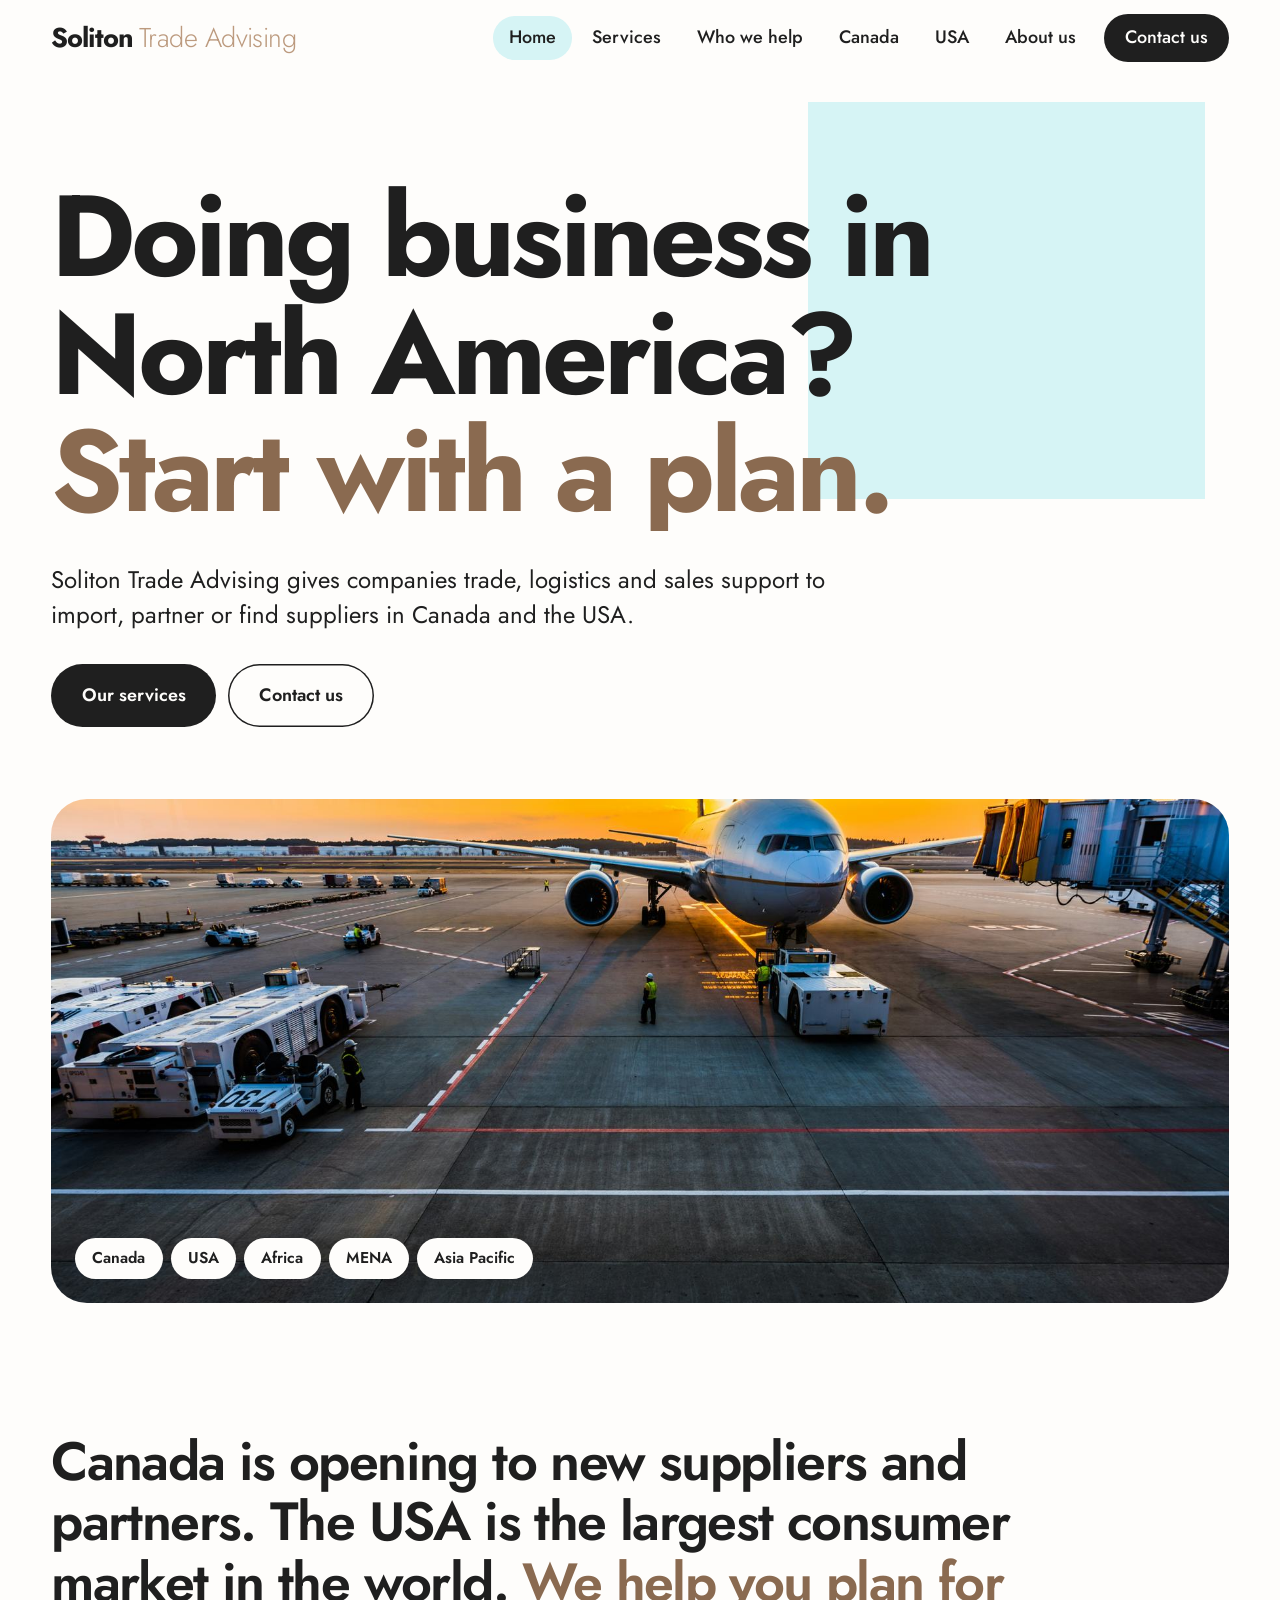
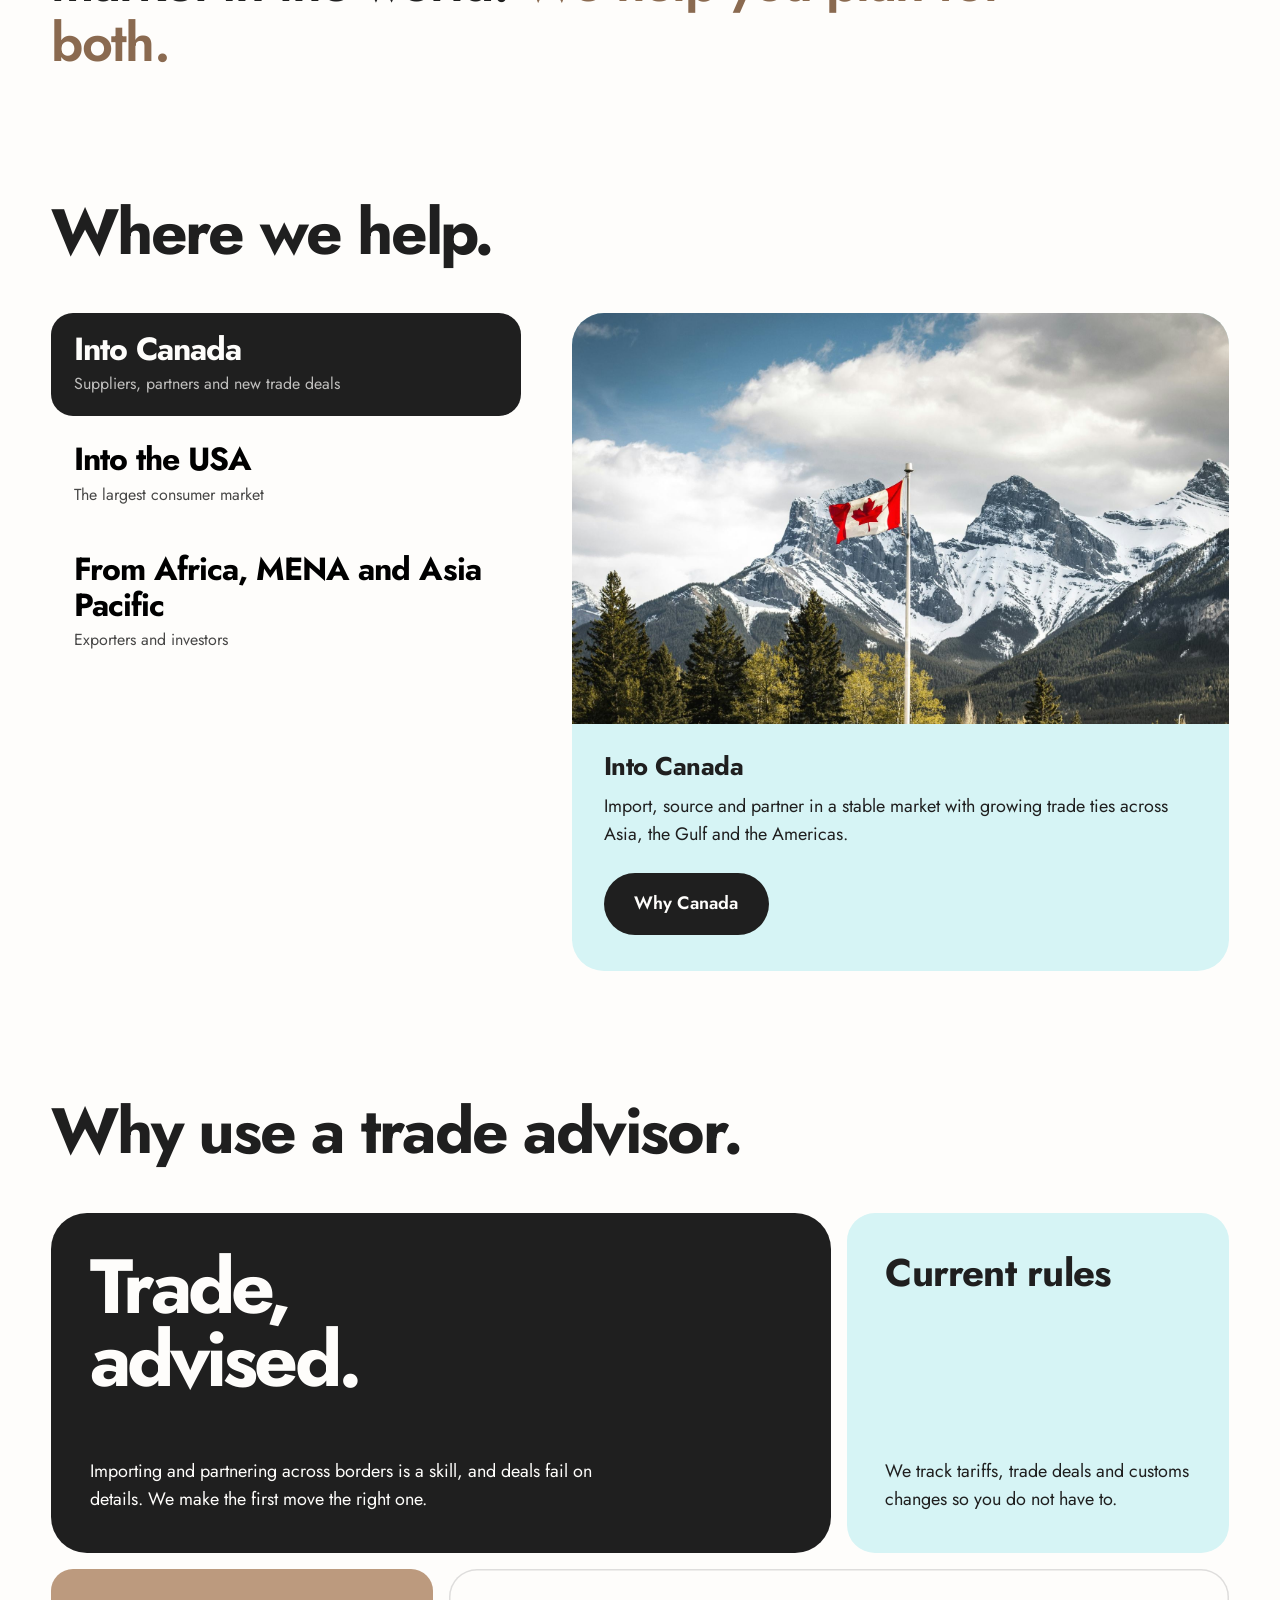
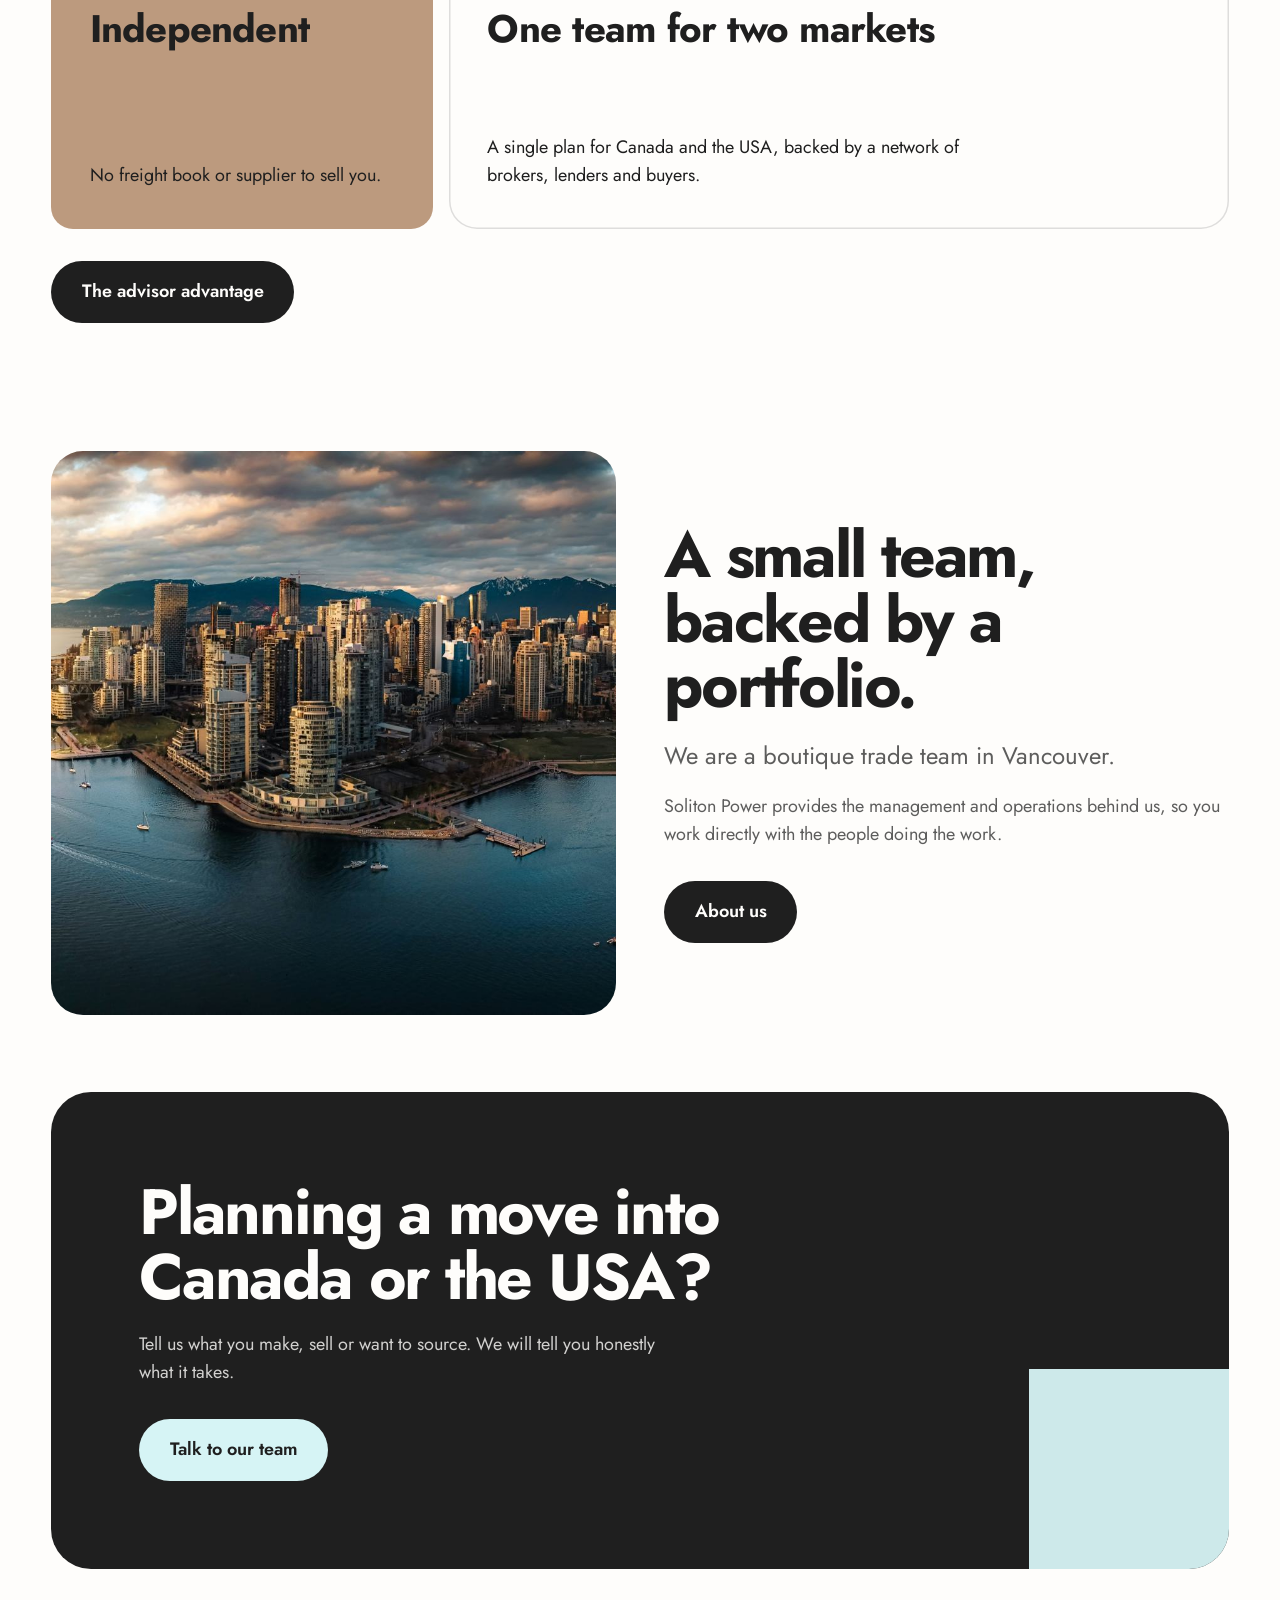
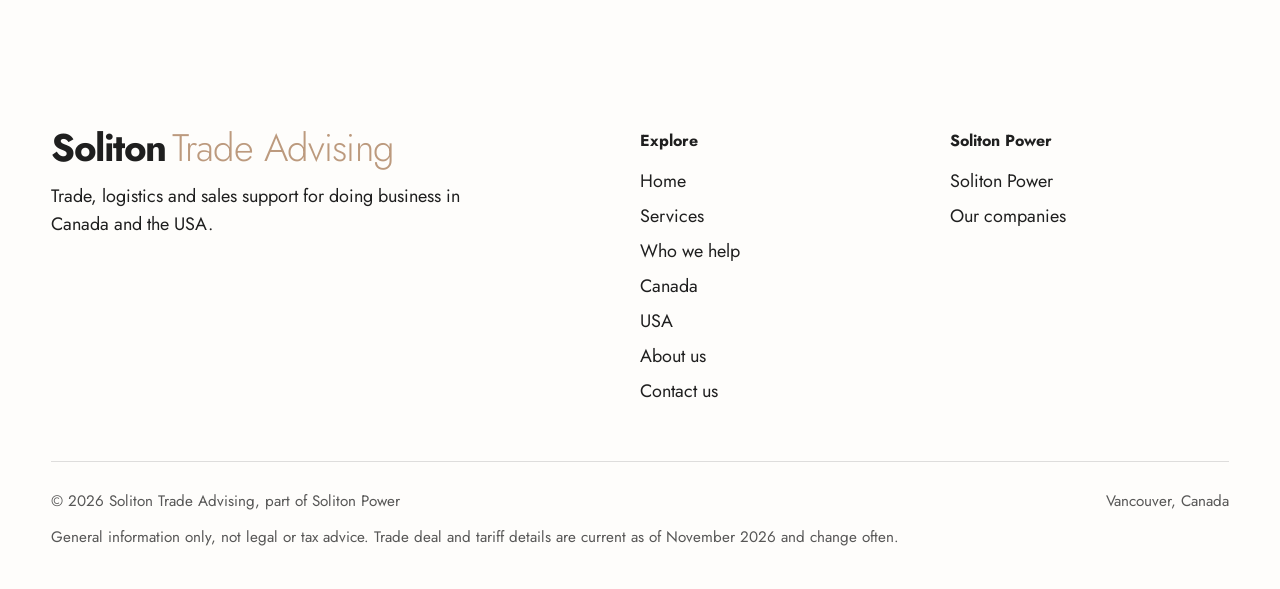
<file: index.html>
<!DOCTYPE html>
<html lang="en">
<head>
<meta charset="utf-8">
<meta name="viewport" content="width=device-width, initial-scale=1">
<title>Trade advising for Canada and the USA | Soliton Trade Advising</title>
<meta name="description" content="Soliton Trade Advising helps companies import, partner and find suppliers in Canada and the USA.">
<link rel="preconnect" href="https://fonts.googleapis.com">
<link rel="preconnect" href="https://fonts.gstatic.com" crossorigin>
<link href="https://fonts.googleapis.com/css2?family=Jost:wght@300;400;500;600;700&display=swap" rel="stylesheet">
<link rel="stylesheet" href="styles.css">
</head>
<body>
<header class="site-header">
  <div class="wrap nav">
    <a class="brand" href="index.html" aria-label="Soliton Trade Advising home"><b>Soliton</b><span>Trade Advising</span></a>
    <button class="menu-btn" aria-expanded="false" aria-label="Menu"><span></span></button>
    <nav class="nav-links" aria-label="Main"><a href="index.html" aria-current="page">Home</a><a href="services.html">Services</a><a href="who-we-help.html">Who we help</a><a href="canada.html">Canada</a><a href="usa.html">USA</a><a href="about.html">About us</a><a class="btn btn-dark" href="contact.html">Contact us</a></nav>
  </div>
</header>
<main>

  <section class="hero wrap">
    <div class="hero-text">
      <span class="hero-square" aria-hidden="true"></span>
      <h1><span><i>Doing business in North America?</i></span><span><i>Start with a plan.</i></span></h1>
      <p class="lede">Soliton Trade Advising gives companies trade, logistics and sales support to import, partner or find suppliers in Canada and the USA.</p>
      <div class="actions"><a class="btn btn-dark" href="services.html">Our services</a><a class="btn btn-line" href="contact.html">Contact us</a></div>
    </div>
    <div class="banner"><img src="assets/hero-sunset-plane.jpg" alt="Cargo aircraft at a gate at sunset" loading="lazy" onerror="this.remove()"><div class="chips"><a href="canada.html">Canada</a><a href="usa.html">USA</a><a href="who-we-help.html">Africa</a><a href="who-we-help.html">MENA</a><a href="who-we-help.html">Asia Pacific</a></div></div>
  </section>
  <section class="section wrap"><p class="statement">Canada is opening to new suppliers and partners. The USA is the largest consumer market in the world. <em>We help you plan for both.</em></p></section>
  <section class="wrap" style="padding-bottom:clamp(4rem,10vw,8rem)">
    <h2>Where we help.</h2>
    <div class="switch"><div class="tabs" role="tablist"><button class="tab" role="tab" aria-selected="false"><strong>Into Canada</strong><small>Suppliers, partners and new trade deals</small></button><button class="tab" role="tab" aria-selected="false"><strong>Into the USA</strong><small>The largest consumer market</small></button><button class="tab" role="tab" aria-selected="false"><strong>From Africa, MENA and Asia Pacific</strong><small>Exporters and investors</small></button></div><div><article class="panel" role="tabpanel" hidden><div class="media"><img src="assets/canada-flag.jpg" alt="Canadian flag in front of snow-capped mountains" loading="lazy" onerror="this.remove()"></div><div class="panel-body"><h3>Into Canada</h3><p>Import, source and partner in a stable market with growing trade ties across Asia, the Gulf and the Americas.</p><a class="btn btn-dark" href="canada.html">Why Canada</a></div></article><article class="panel" role="tabpanel" hidden><div class="media"><img src="assets/us-flag.jpg" alt="Large American flag hanging in a hall" loading="lazy" onerror="this.remove()"></div><div class="panel-body"><h3>Into the USA</h3><p>Reach a market of about 340 million people with the right duty plan, channels and partners.</p><a class="btn btn-dark" href="usa.html">Why the USA</a></div></article><article class="panel" role="tabpanel" hidden><div class="media"><img src="assets/plane-window.jpg" alt="Aircraft wing seen through a cabin window" loading="lazy" onerror="this.remove()"></div><div class="panel-body"><h3>From Africa, MENA and Asia Pacific</h3><p>Exporters and investors in emerging markets get a clear route into North America.</p><a class="btn btn-dark" href="who-we-help.html">Who we help</a></div></article></div></div>
  </section>
  <section class="wrap" style="padding-bottom:clamp(4rem,10vw,8rem)">
    <h2>Why use a trade advisor.</h2>
    <div class="bento">
      <div class="tile t-wide"><h3 class="big">Trade,<br>advised.</h3><p>Importing and partnering across borders is a skill, and deals fail on details. We make the first move the right one.</p></div>
      <div class="tile t-side"><h3>Current rules</h3><p>We track tariffs, trade deals and customs changes so you do not have to.</p></div>
      <div class="tile t-half-a"><h3>Independent</h3><p>No freight book or supplier to sell you.</p></div>
      <div class="tile t-half-b"><h3>One team for two markets</h3><p>A single plan for Canada and the USA, backed by a network of brokers, lenders and buyers.</p></div>
    </div>
    <div class="actions" style="margin-top:2rem"><a class="btn btn-dark" href="who-we-help.html">The advisor advantage</a></div>
  </section>
  <section class="wrap"><div class="split"><div class="media"><img src="assets/vancouver-harbour.jpg" alt="Aerial view of Vancouver’s harbour and skyline at sunset" loading="lazy" onerror="this.remove()"></div><div class="copy"><h2>A small team, backed by a portfolio.</h2><p class="lede muted">We are a boutique trade team in Vancouver.</p><p class="muted">Soliton Power provides the management and operations behind us, so you work directly with the people doing the work.</p><div class="actions" style="margin-top:2rem"><a class="btn btn-dark" href="about.html">About us</a></div></div></div></section>
  <section class="wrap" style="margin-top:clamp(2rem,6vw,5rem)"><div class="cta"><h2>Planning a move into Canada or the USA?</h2><p>Tell us what you make, sell or want to source. We will tell you honestly what it takes.</p><div class="actions"><a class="btn btn-mist" href="contact.html">Talk to our team</a></div></div></section>
</main>
<footer class="site-footer">
  <div class="wrap">
    <div class="foot">
      <div><a class="brand" href="index.html"><b>Soliton</b><span>Trade Advising</span></a><p>Trade, logistics and sales support for doing business in Canada and the USA.</p></div>
      <div><h4>Explore</h4><ul><li><a href="index.html">Home</a></li><li><a href="services.html">Services</a></li><li><a href="who-we-help.html">Who we help</a></li><li><a href="canada.html">Canada</a></li><li><a href="usa.html">USA</a></li><li><a href="about.html">About us</a></li><li><a href="contact.html">Contact us</a></li></ul></div>
      <div><h4>Soliton Power</h4><ul><li><a href="https://solitonpower.vercel.app">Soliton Power</a></li><li><a href="https://solitonpower.vercel.app/companies.html">Our companies</a></li></ul></div>
    </div>
    <div class="legal"><span>© 2026 Soliton Trade Advising, part of Soliton Power</span><span>Vancouver, Canada</span></div>
    <p class="legal" style="padding-top:.75rem">General information only, not legal or tax advice. Trade deal and tariff details are current as of November 2026 and change often.</p>
  </div>
</footer>
<script src="script.js"></script>
</body>
</html>
</file>
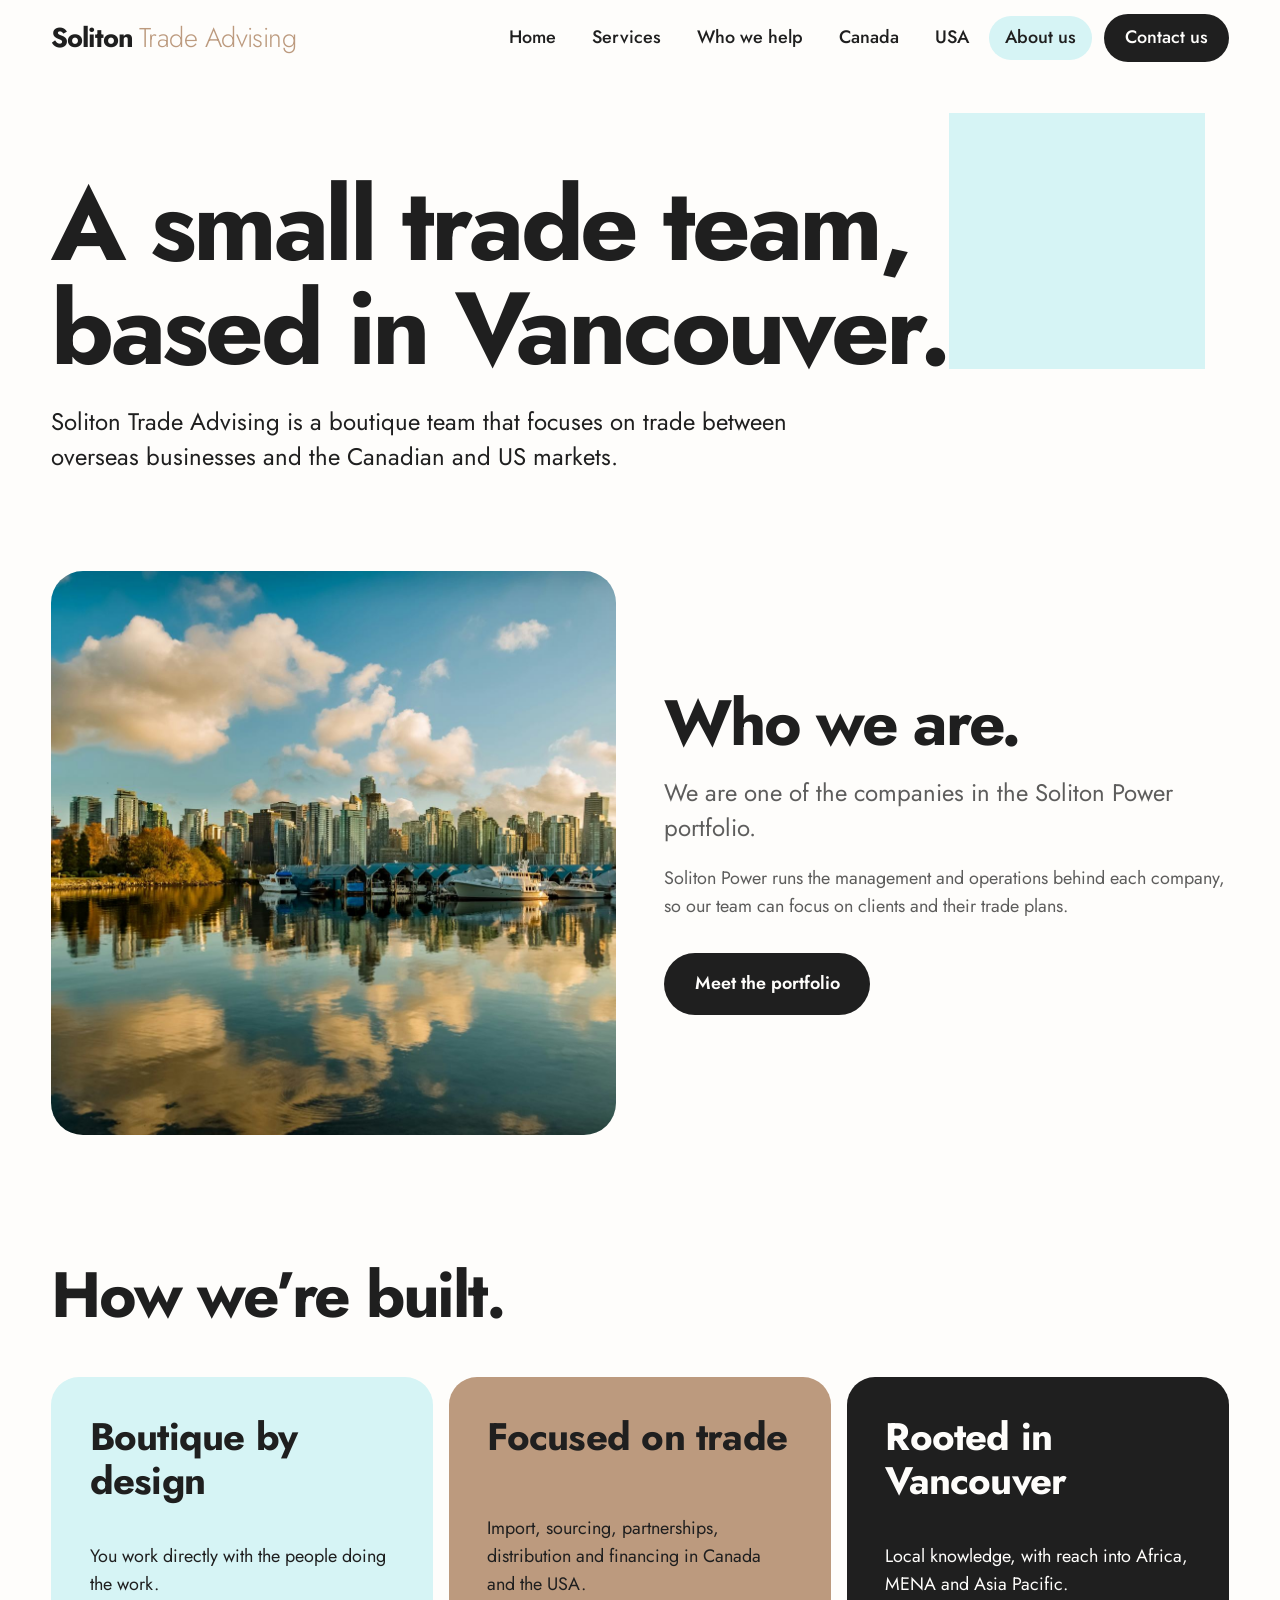
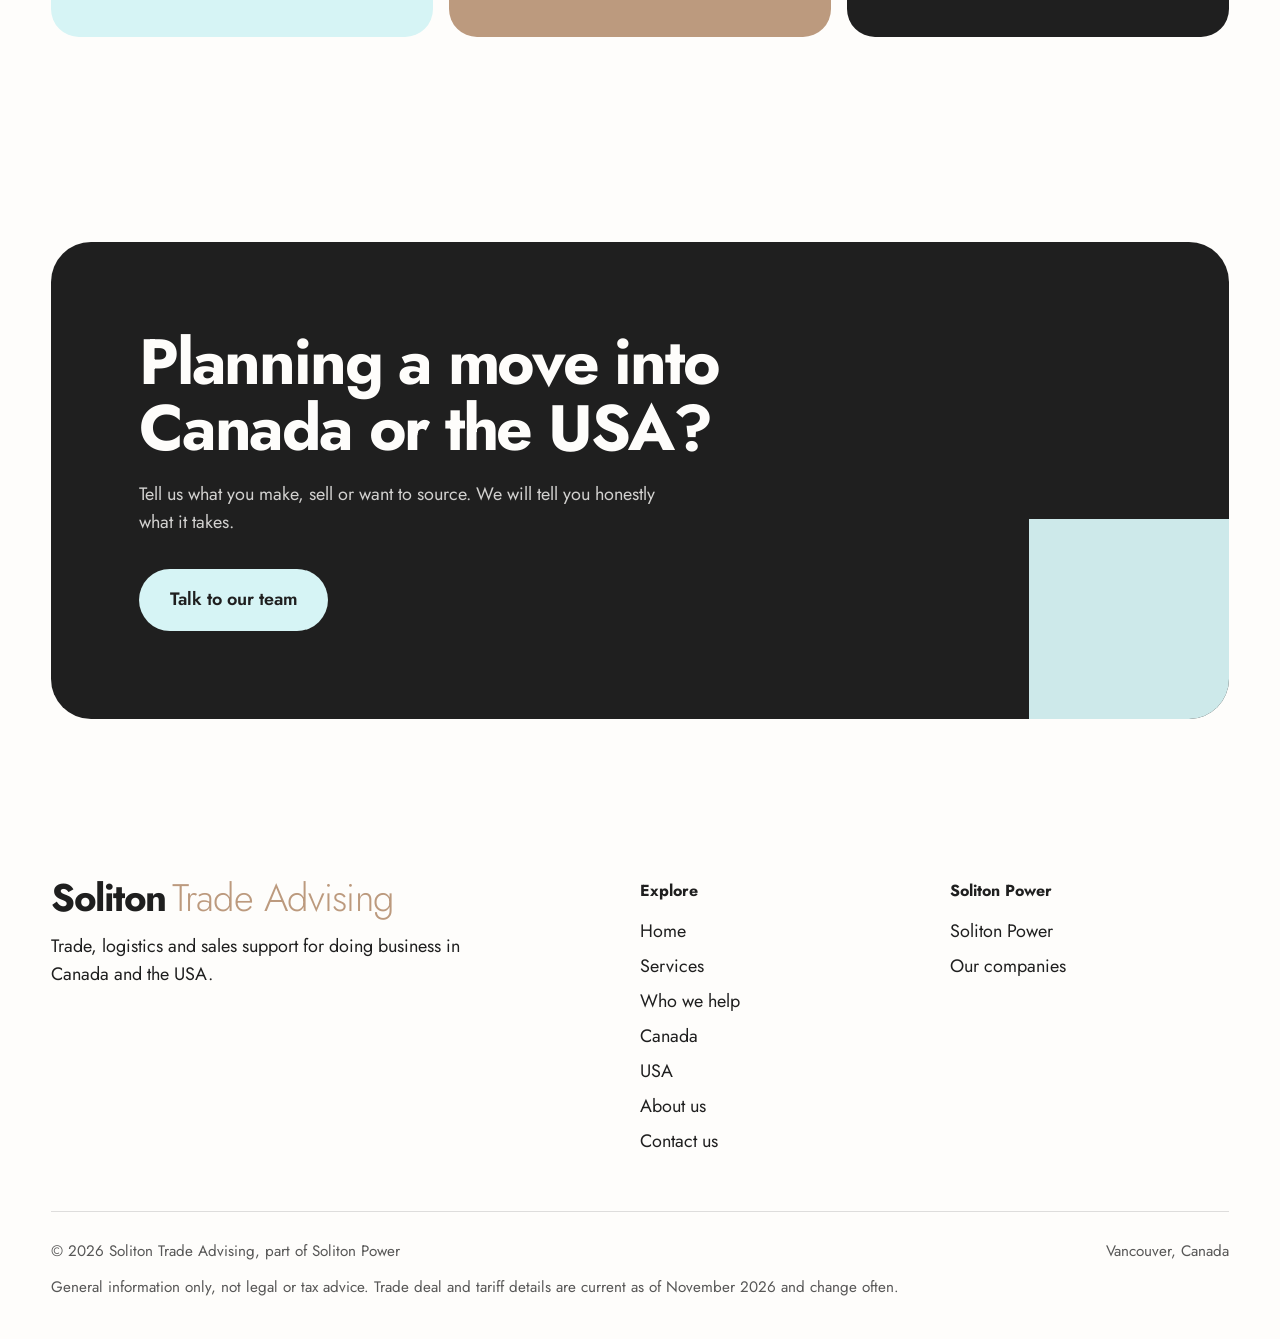
<file: about.html>
<!DOCTYPE html>
<html lang="en">
<head>
<meta charset="utf-8">
<meta name="viewport" content="width=device-width, initial-scale=1">
<title>About us | Soliton Trade Advising</title>
<meta name="description" content="Soliton Trade Advising is a small boutique trade team in Vancouver, part of the Soliton Power group of companies.">
<link rel="preconnect" href="https://fonts.googleapis.com">
<link rel="preconnect" href="https://fonts.gstatic.com" crossorigin>
<link href="https://fonts.googleapis.com/css2?family=Jost:wght@300;400;500;600;700&display=swap" rel="stylesheet">
<link rel="stylesheet" href="styles.css">
</head>
<body>
<header class="site-header">
  <div class="wrap nav">
    <a class="brand" href="index.html" aria-label="Soliton Trade Advising home"><b>Soliton</b><span>Trade Advising</span></a>
    <button class="menu-btn" aria-expanded="false" aria-label="Menu"><span></span></button>
    <nav class="nav-links" aria-label="Main"><a href="index.html">Home</a><a href="services.html">Services</a><a href="who-we-help.html">Who we help</a><a href="canada.html">Canada</a><a href="usa.html">USA</a><a href="about.html" aria-current="page">About us</a><a class="btn btn-dark" href="contact.html">Contact us</a></nav>
  </div>
</header>
<main>
<section class="wrap page-head"><span class="hero-square" aria-hidden="true"></span><h1>A small trade team, based in Vancouver.</h1><p class="lede">Soliton Trade Advising is a boutique team that focuses on trade between overseas businesses and the Canadian and US markets.</p></section>
<section class="wrap section" style="padding-top:2rem"><div class="split"><div class="media"><img src="assets/vancouver-reflection.jpg" alt="Vancouver skyline reflected in calm water" loading="lazy" onerror="this.remove()"></div><div class="copy"><h2>Who we are.</h2><p class="lede muted">We are one of the companies in the Soliton Power portfolio.</p><p class="muted">Soliton Power runs the management and operations behind each company, so our team can focus on clients and their trade plans.</p><div class="actions" style="margin-top:2rem"><a class="btn btn-dark" href="https://solitonpower.vercel.app/companies.html">Meet the portfolio</a></div></div></div></section>
<section class="wrap" style="padding-bottom:clamp(4rem,10vw,8rem)"><h2>How we’re built.</h2><div class="values"><div class="tile v1"><h3>Boutique by design</h3><p>You work directly with the people doing the work.</p></div><div class="tile v2"><h3>Focused on trade</h3><p>Import, sourcing, partnerships, distribution and financing in Canada and the USA.</p></div><div class="tile v3"><h3>Rooted in Vancouver</h3><p>Local knowledge, with reach into Africa, MENA and Asia Pacific.</p></div></div></section><section class="wrap" style="margin-top:clamp(2rem,6vw,5rem)"><div class="cta"><h2>Planning a move into Canada or the USA?</h2><p>Tell us what you make, sell or want to source. We will tell you honestly what it takes.</p><div class="actions"><a class="btn btn-mist" href="contact.html">Talk to our team</a></div></div></section>
</main>
<footer class="site-footer">
  <div class="wrap">
    <div class="foot">
      <div><a class="brand" href="index.html"><b>Soliton</b><span>Trade Advising</span></a><p>Trade, logistics and sales support for doing business in Canada and the USA.</p></div>
      <div><h4>Explore</h4><ul><li><a href="index.html">Home</a></li><li><a href="services.html">Services</a></li><li><a href="who-we-help.html">Who we help</a></li><li><a href="canada.html">Canada</a></li><li><a href="usa.html">USA</a></li><li><a href="about.html">About us</a></li><li><a href="contact.html">Contact us</a></li></ul></div>
      <div><h4>Soliton Power</h4><ul><li><a href="https://solitonpower.vercel.app">Soliton Power</a></li><li><a href="https://solitonpower.vercel.app/companies.html">Our companies</a></li></ul></div>
    </div>
    <div class="legal"><span>© 2026 Soliton Trade Advising, part of Soliton Power</span><span>Vancouver, Canada</span></div>
    <p class="legal" style="padding-top:.75rem">General information only, not legal or tax advice. Trade deal and tariff details are current as of November 2026 and change often.</p>
  </div>
</footer>
<script src="script.js"></script>
</body>
</html>
</file>
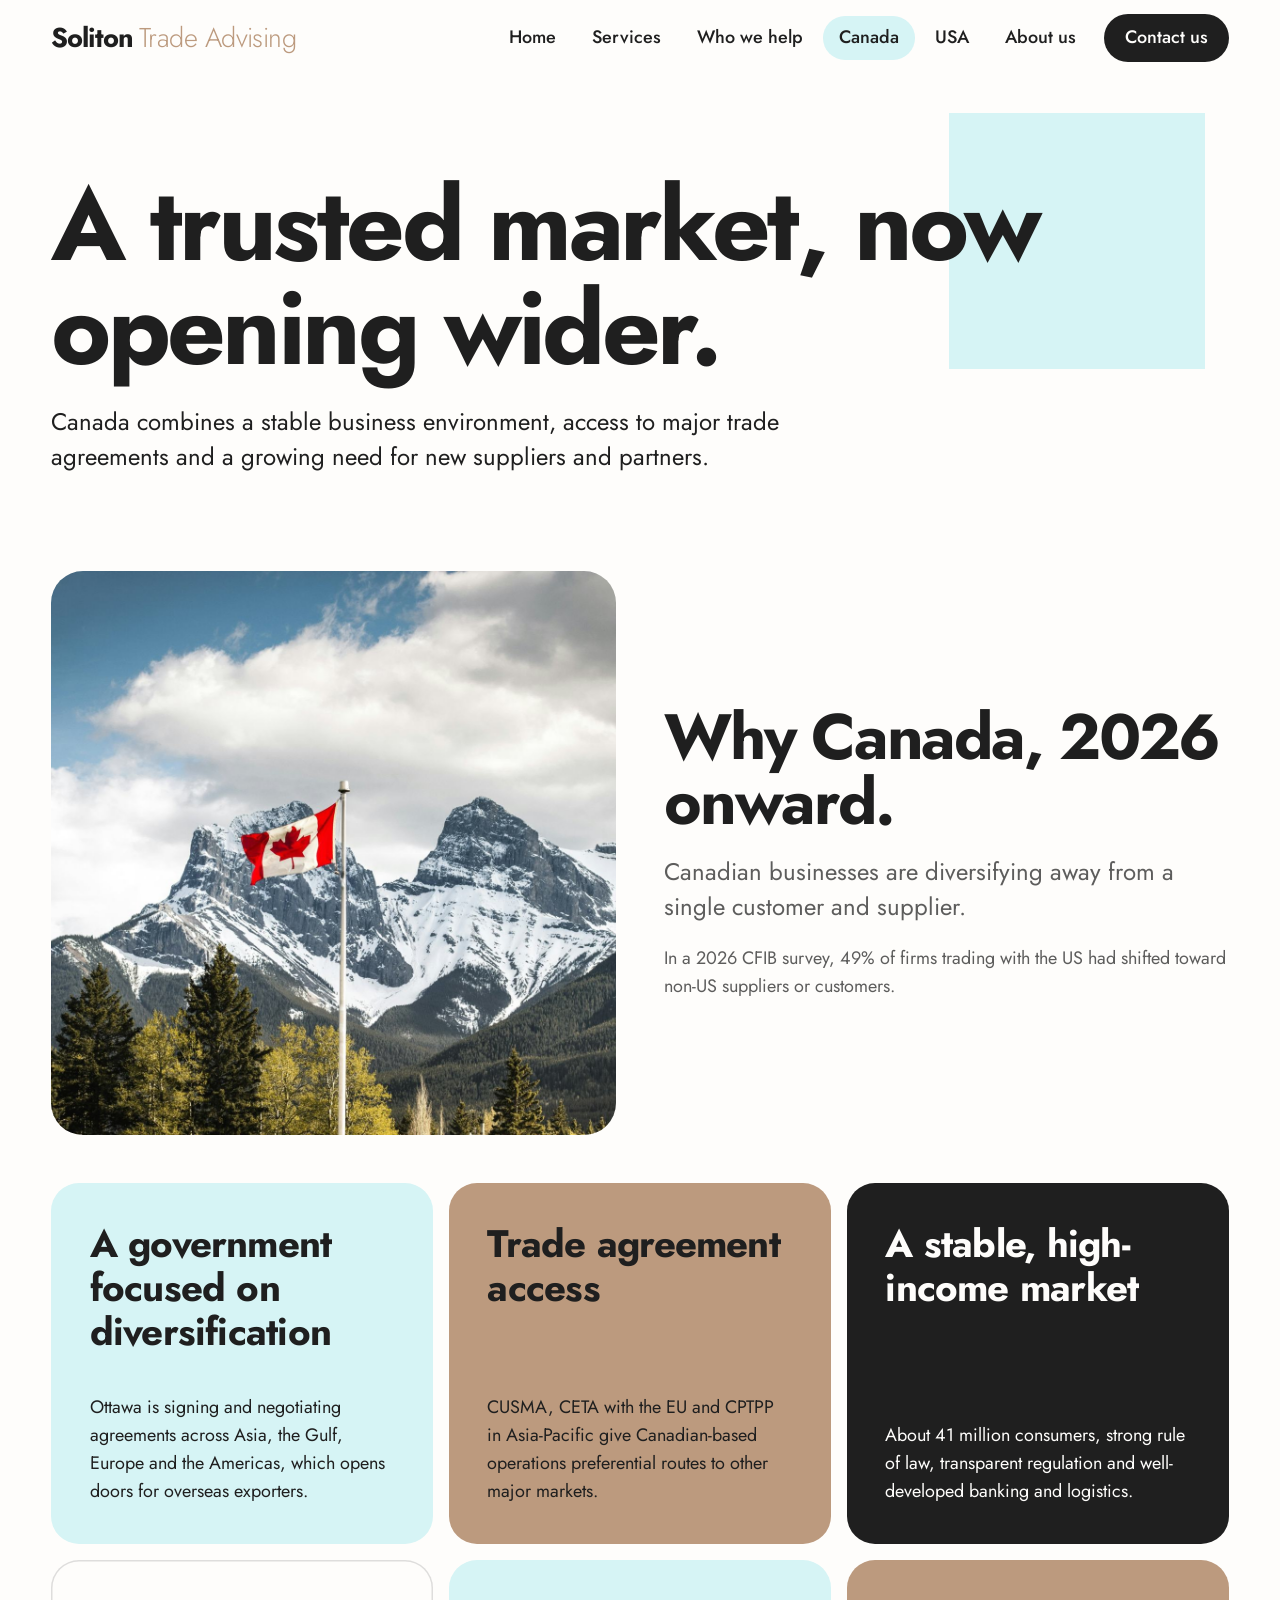
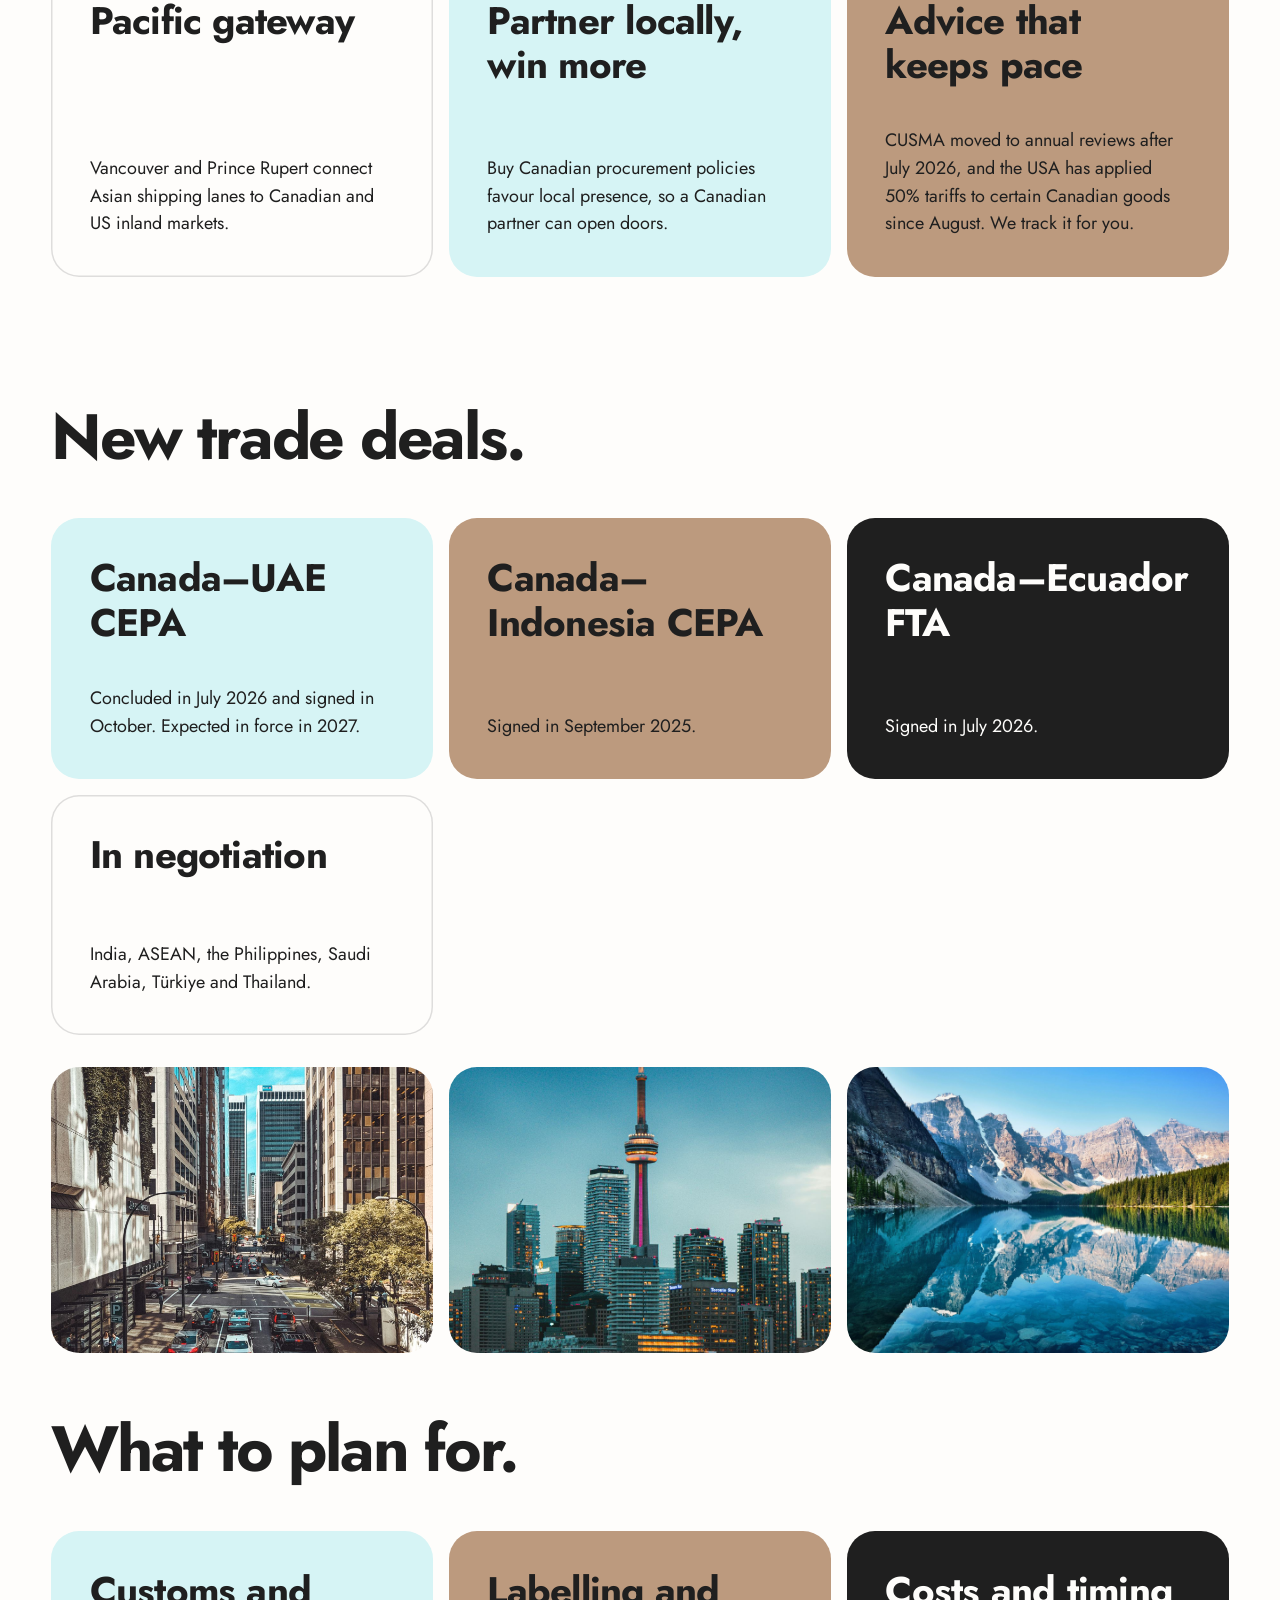
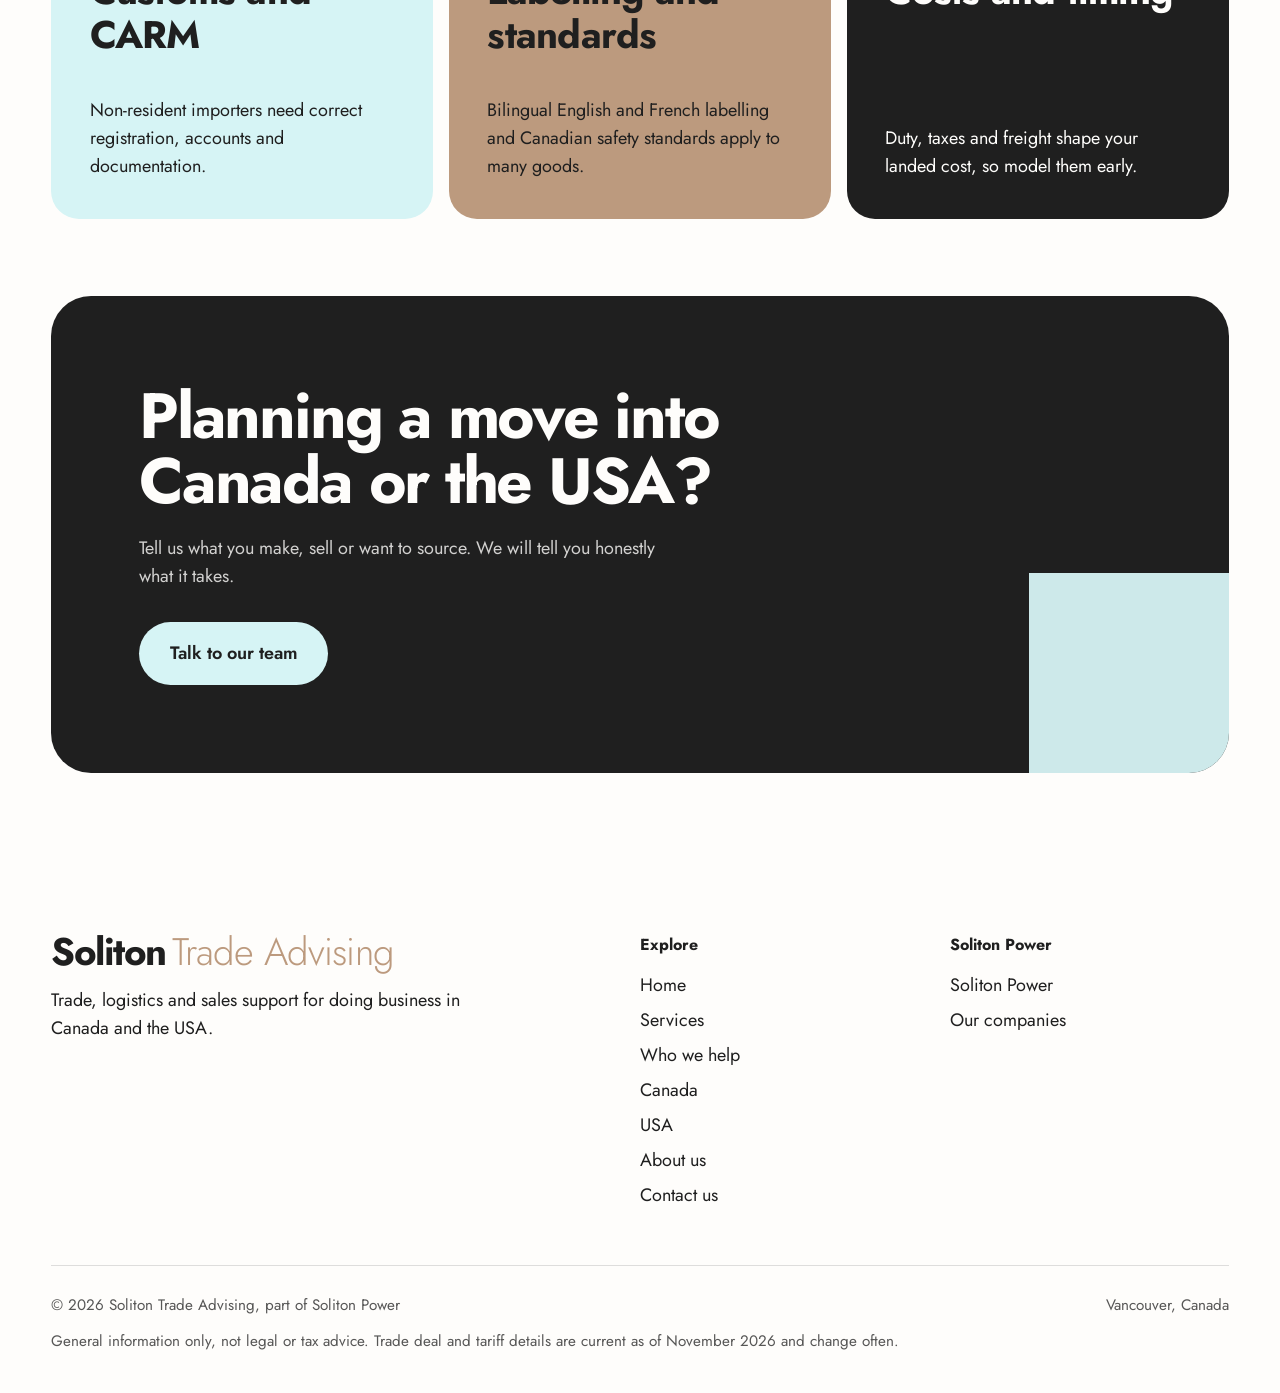
<file: canada.html>
<!DOCTYPE html>
<html lang="en">
<head>
<meta charset="utf-8">
<meta name="viewport" content="width=device-width, initial-scale=1">
<title>Canada | Soliton Trade Advising</title>
<meta name="description" content="Why import, partner and source in Canada in 2026 and beyond.">
<link rel="preconnect" href="https://fonts.googleapis.com">
<link rel="preconnect" href="https://fonts.gstatic.com" crossorigin>
<link href="https://fonts.googleapis.com/css2?family=Jost:wght@300;400;500;600;700&display=swap" rel="stylesheet">
<link rel="stylesheet" href="styles.css">
</head>
<body>
<header class="site-header">
  <div class="wrap nav">
    <a class="brand" href="index.html" aria-label="Soliton Trade Advising home"><b>Soliton</b><span>Trade Advising</span></a>
    <button class="menu-btn" aria-expanded="false" aria-label="Menu"><span></span></button>
    <nav class="nav-links" aria-label="Main"><a href="index.html">Home</a><a href="services.html">Services</a><a href="who-we-help.html">Who we help</a><a href="canada.html" aria-current="page">Canada</a><a href="usa.html">USA</a><a href="about.html">About us</a><a class="btn btn-dark" href="contact.html">Contact us</a></nav>
  </div>
</header>
<main>
<section class="wrap page-head"><span class="hero-square" aria-hidden="true"></span><h1>A trusted market, now opening wider.</h1><p class="lede">Canada combines a stable business environment, access to major trade agreements and a growing need for new suppliers and partners.</p></section>
<section class="wrap section" style="padding-top:2rem"><div class="split"><div class="media"><img src="assets/canada-flag.jpg" alt="Canadian flag in front of snow-capped mountains" loading="lazy" onerror="this.remove()"></div><div class="copy"><h2>Why Canada, 2026 onward.</h2><p class="lede muted">Canadian businesses are diversifying away from a single customer and supplier.</p><p class="muted">In a 2026 CFIB survey, 49% of firms trading with the US had shifted toward non-US suppliers or customers.</p></div></div>
<div class="values"><div class="tile v1"><h3>A government focused on diversification</h3><p>Ottawa is signing and negotiating agreements across Asia, the Gulf, Europe and the Americas, which opens doors for overseas exporters.</p></div><div class="tile v2"><h3>Trade agreement access</h3><p>CUSMA, CETA with the EU and CPTPP in Asia-Pacific give Canadian-based operations preferential routes to other major markets.</p></div><div class="tile v3"><h3>A stable, high-income market</h3><p>About 41 million consumers, strong rule of law, transparent regulation and well-developed banking and logistics.</p></div><div class="tile v4"><h3>Pacific gateway</h3><p>Vancouver and Prince Rupert connect Asian shipping lanes to Canadian and US inland markets.</p></div><div class="tile v1"><h3>Partner locally, win more</h3><p>Buy Canadian procurement policies favour local presence, so a Canadian partner can open doors.</p></div><div class="tile v2"><h3>Advice that keeps pace</h3><p>CUSMA moved to annual reviews after July 2026, and the USA has applied 50% tariffs to certain Canadian goods since August. We track it for you.</p></div></div></section>
<section class="wrap" style="padding-bottom:clamp(2rem,5vw,4rem)"><h2>New trade deals.</h2><div class="values"><div class="tile v1"><h3>Canada–UAE CEPA</h3><p>Concluded in July 2026 and signed in October. Expected in force in 2027.</p></div><div class="tile v2"><h3>Canada–Indonesia CEPA</h3><p>Signed in September 2025.</p></div><div class="tile v3"><h3>Canada–Ecuador FTA</h3><p>Signed in July 2026.</p></div><div class="tile v4"><h3>In negotiation</h3><p>India, ASEAN, the Philippines, Saudi Arabia, Türkiye and Thailand.</p></div></div><div class="gal"><div class="media"><img src="assets/vancouver-street.jpg" alt="Downtown Vancouver street between office towers" loading="lazy" onerror="this.remove()"></div><div class="media"><img src="assets/toronto.jpg" alt="Toronto skyline with the CN Tower at dusk" loading="lazy" onerror="this.remove()"></div><div class="media"><img src="assets/moraine-lake.jpg" alt="Mountains reflected in Moraine Lake" loading="lazy" onerror="this.remove()"></div></div></section>
<section class="wrap"><h2>What to plan for.</h2><div class="values"><div class="tile v1"><h3>Customs and CARM</h3><p>Non-resident importers need correct registration, accounts and documentation.</p></div><div class="tile v2"><h3>Labelling and standards</h3><p>Bilingual English and French labelling and Canadian safety standards apply to many goods.</p></div><div class="tile v3"><h3>Costs and timing</h3><p>Duty, taxes and freight shape your landed cost, so model them early.</p></div></div></section><section class="wrap" style="margin-top:clamp(2rem,6vw,5rem)"><div class="cta"><h2>Planning a move into Canada or the USA?</h2><p>Tell us what you make, sell or want to source. We will tell you honestly what it takes.</p><div class="actions"><a class="btn btn-mist" href="contact.html">Talk to our team</a></div></div></section>
</main>
<footer class="site-footer">
  <div class="wrap">
    <div class="foot">
      <div><a class="brand" href="index.html"><b>Soliton</b><span>Trade Advising</span></a><p>Trade, logistics and sales support for doing business in Canada and the USA.</p></div>
      <div><h4>Explore</h4><ul><li><a href="index.html">Home</a></li><li><a href="services.html">Services</a></li><li><a href="who-we-help.html">Who we help</a></li><li><a href="canada.html">Canada</a></li><li><a href="usa.html">USA</a></li><li><a href="about.html">About us</a></li><li><a href="contact.html">Contact us</a></li></ul></div>
      <div><h4>Soliton Power</h4><ul><li><a href="https://solitonpower.vercel.app">Soliton Power</a></li><li><a href="https://solitonpower.vercel.app/companies.html">Our companies</a></li></ul></div>
    </div>
    <div class="legal"><span>© 2026 Soliton Trade Advising, part of Soliton Power</span><span>Vancouver, Canada</span></div>
    <p class="legal" style="padding-top:.75rem">General information only, not legal or tax advice. Trade deal and tariff details are current as of November 2026 and change often.</p>
  </div>
</footer>
<script src="script.js"></script>
</body>
</html>
</file>
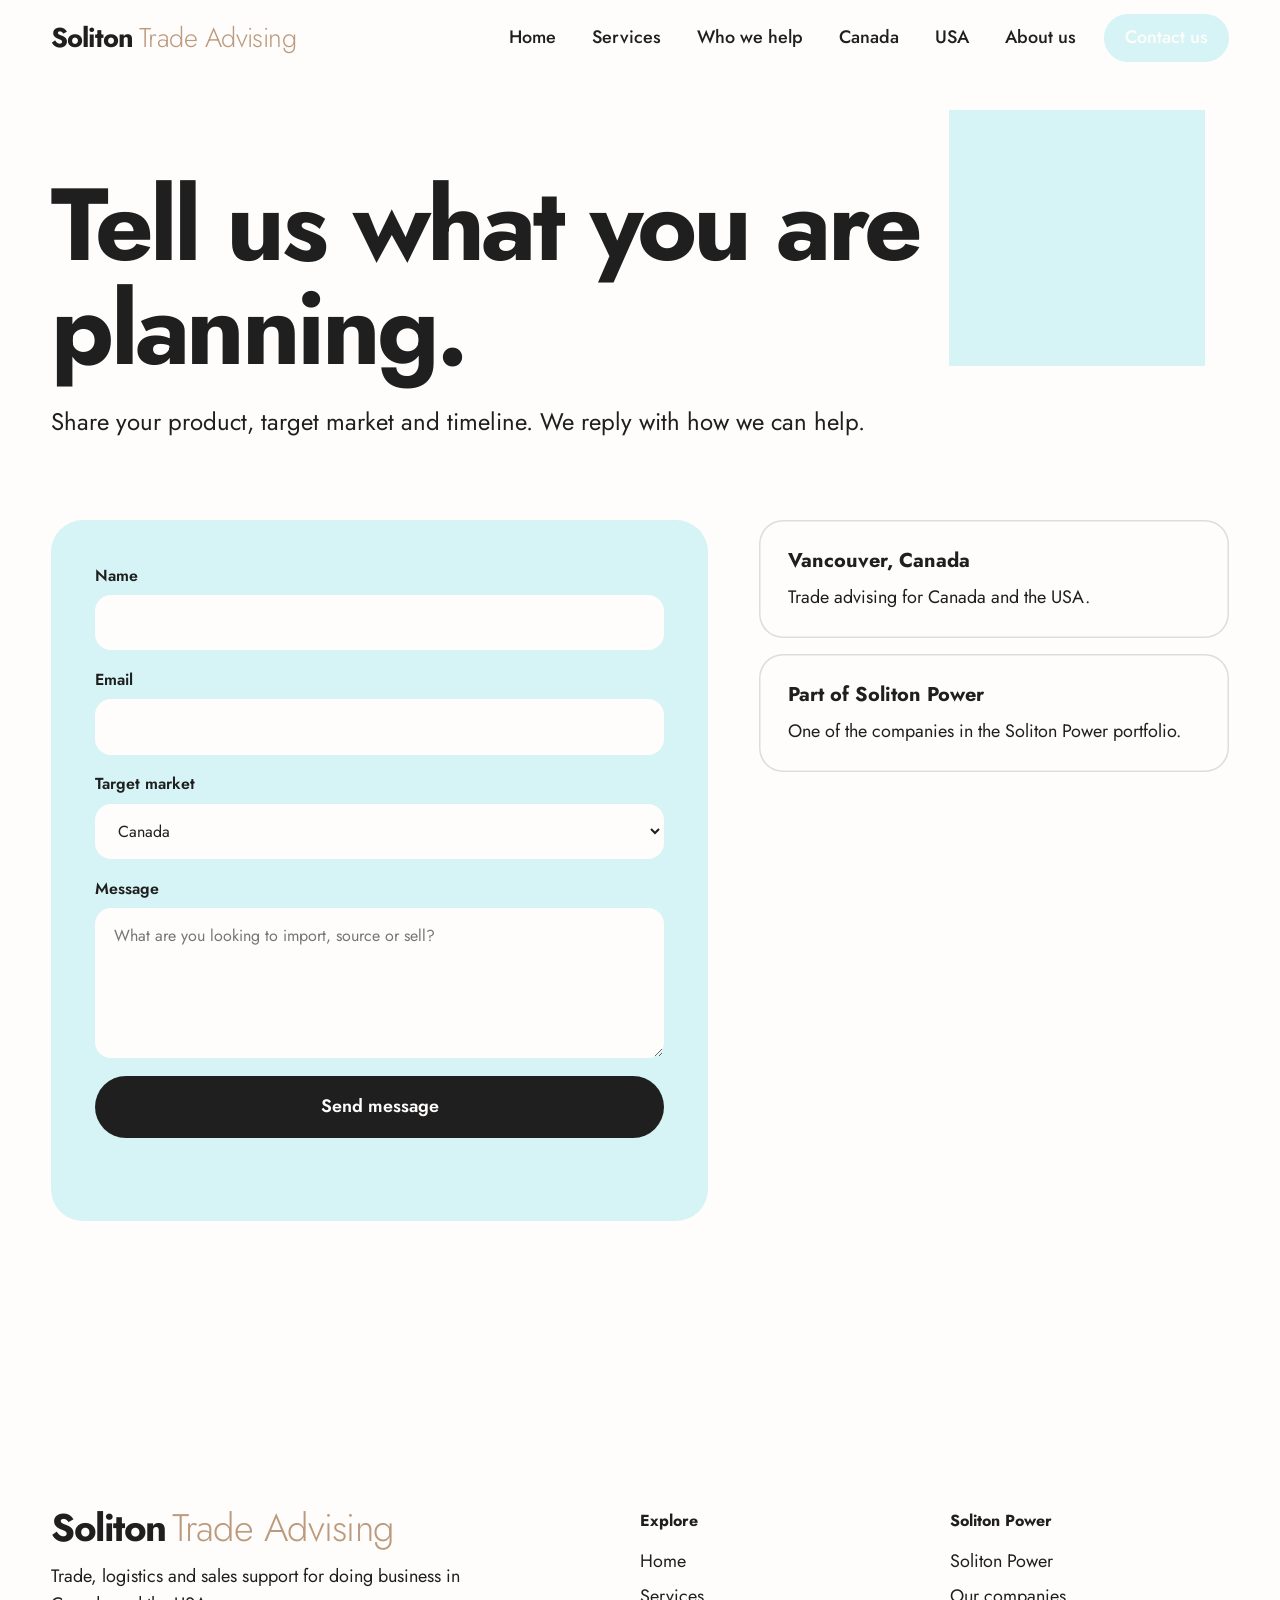
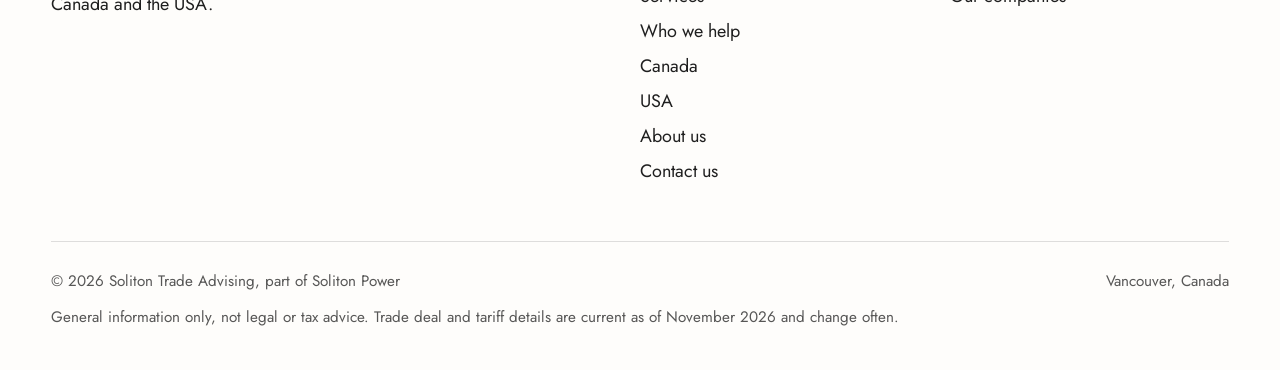
<file: contact.html>
<!DOCTYPE html>
<html lang="en">
<head>
<meta charset="utf-8">
<meta name="viewport" content="width=device-width, initial-scale=1">
<title>Contact us | Soliton Trade Advising</title>
<meta name="description" content="Contact Soliton Trade Advising in Vancouver.">
<link rel="preconnect" href="https://fonts.googleapis.com">
<link rel="preconnect" href="https://fonts.gstatic.com" crossorigin>
<link href="https://fonts.googleapis.com/css2?family=Jost:wght@300;400;500;600;700&display=swap" rel="stylesheet">
<link rel="stylesheet" href="styles.css">
</head>
<body>
<header class="site-header">
  <div class="wrap nav">
    <a class="brand" href="index.html" aria-label="Soliton Trade Advising home"><b>Soliton</b><span>Trade Advising</span></a>
    <button class="menu-btn" aria-expanded="false" aria-label="Menu"><span></span></button>
    <nav class="nav-links" aria-label="Main"><a href="index.html">Home</a><a href="services.html">Services</a><a href="who-we-help.html">Who we help</a><a href="canada.html">Canada</a><a href="usa.html">USA</a><a href="about.html">About us</a><a class="btn btn-dark" href="contact.html" aria-current="page">Contact us</a></nav>
  </div>
</header>
<main>
<section class="wrap page-head"><span class="hero-square" aria-hidden="true"></span><h1>Tell us what you are planning.</h1><p class="lede">Share your product, target market and timeline. We reply with how we can help.</p></section>
<section class="wrap section" style="padding-top:1rem"><div class="contact-grid">
<form id="contact-form"><label>Name<input name="name" required></label><label>Email<input type="email" name="email" required></label><label>Target market<select name="market"><option>Canada</option><option>USA</option><option>Both</option></select></label><label>Message<textarea name="message" placeholder="What are you looking to import, source or sell?" required></textarea></label><button class="btn btn-dark" type="submit">Send message</button><p class="form-note" aria-live="polite"></p></form>
<div class="info"><div class="tile"><strong>Vancouver, Canada</strong><p>Trade advising for Canada and the USA.</p></div><div class="tile"><strong>Part of Soliton Power</strong><p>One of the companies in the Soliton Power portfolio.</p></div></div></div></section>
</main>
<footer class="site-footer">
  <div class="wrap">
    <div class="foot">
      <div><a class="brand" href="index.html"><b>Soliton</b><span>Trade Advising</span></a><p>Trade, logistics and sales support for doing business in Canada and the USA.</p></div>
      <div><h4>Explore</h4><ul><li><a href="index.html">Home</a></li><li><a href="services.html">Services</a></li><li><a href="who-we-help.html">Who we help</a></li><li><a href="canada.html">Canada</a></li><li><a href="usa.html">USA</a></li><li><a href="about.html">About us</a></li><li><a href="contact.html">Contact us</a></li></ul></div>
      <div><h4>Soliton Power</h4><ul><li><a href="https://solitonpower.vercel.app">Soliton Power</a></li><li><a href="https://solitonpower.vercel.app/companies.html">Our companies</a></li></ul></div>
    </div>
    <div class="legal"><span>© 2026 Soliton Trade Advising, part of Soliton Power</span><span>Vancouver, Canada</span></div>
    <p class="legal" style="padding-top:.75rem">General information only, not legal or tax advice. Trade deal and tariff details are current as of November 2026 and change often.</p>
  </div>
</footer>
<script src="script.js"></script>
</body>
</html>
</file>
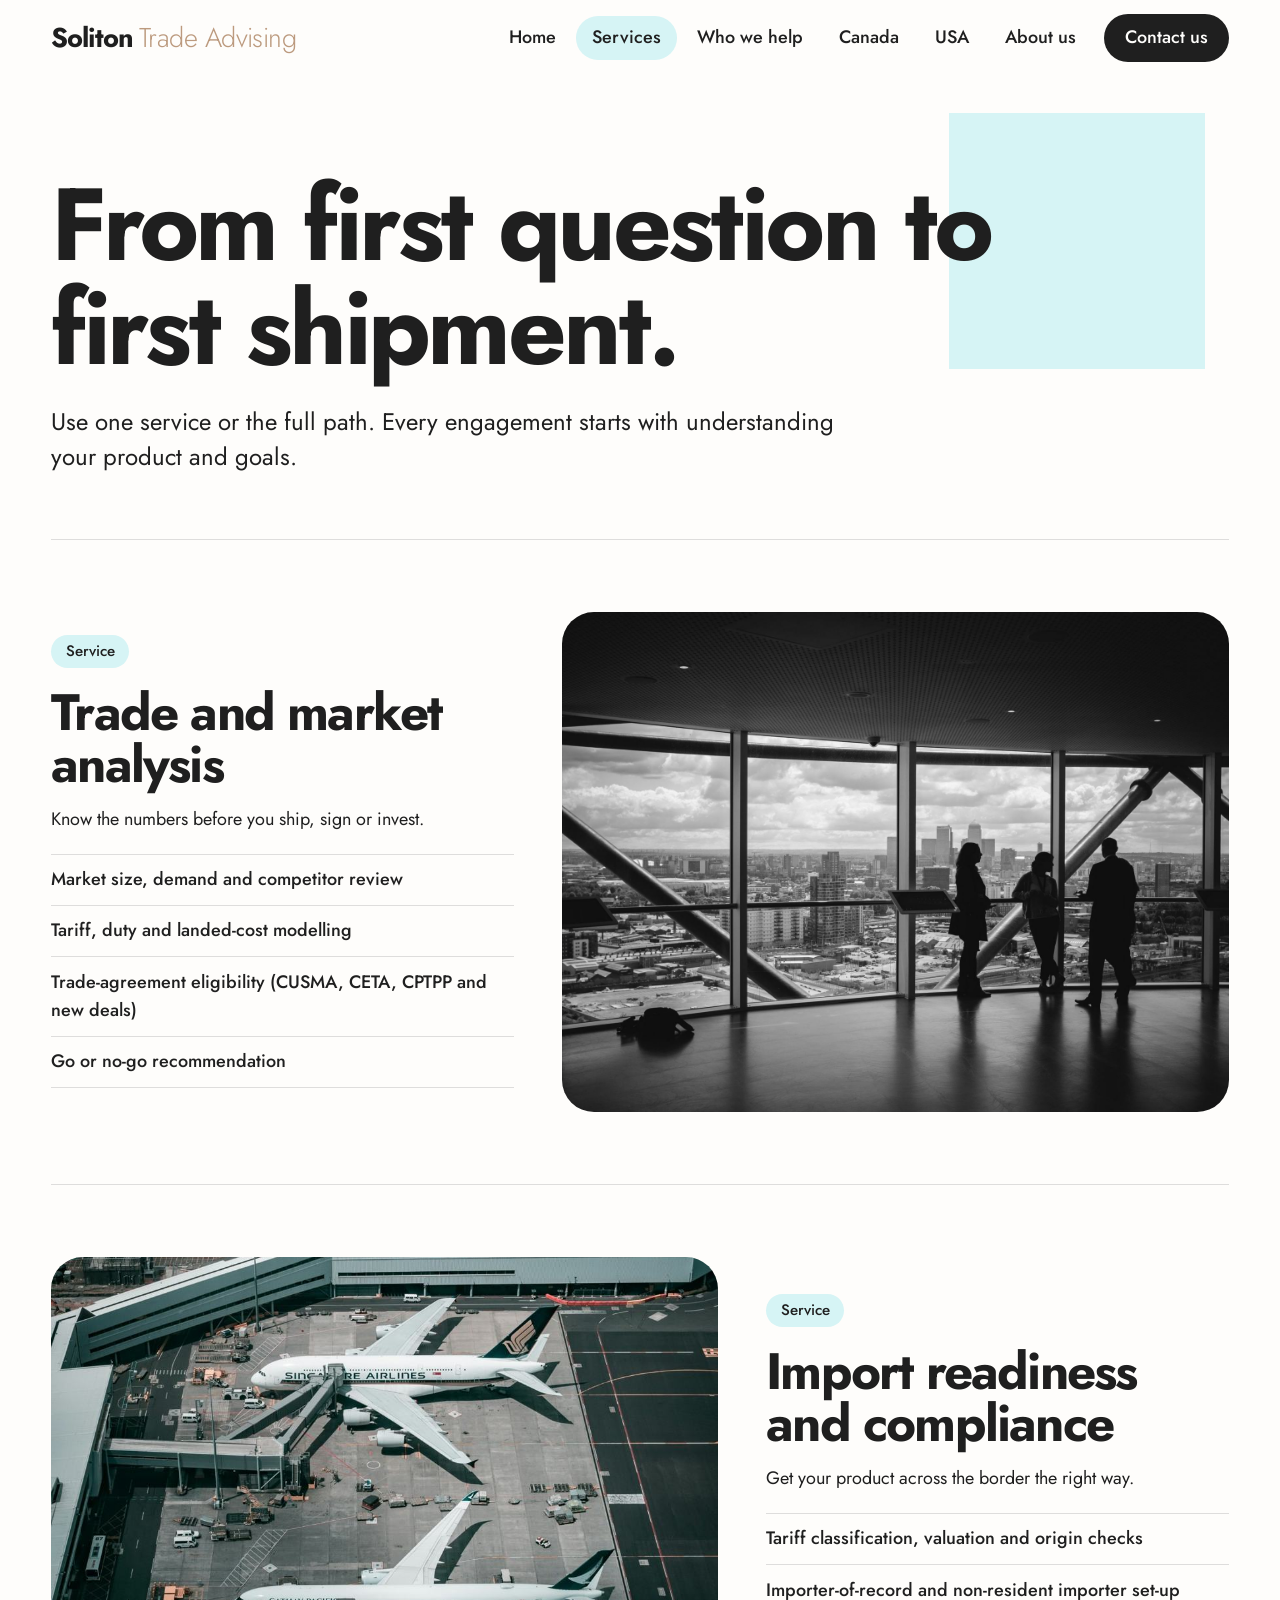
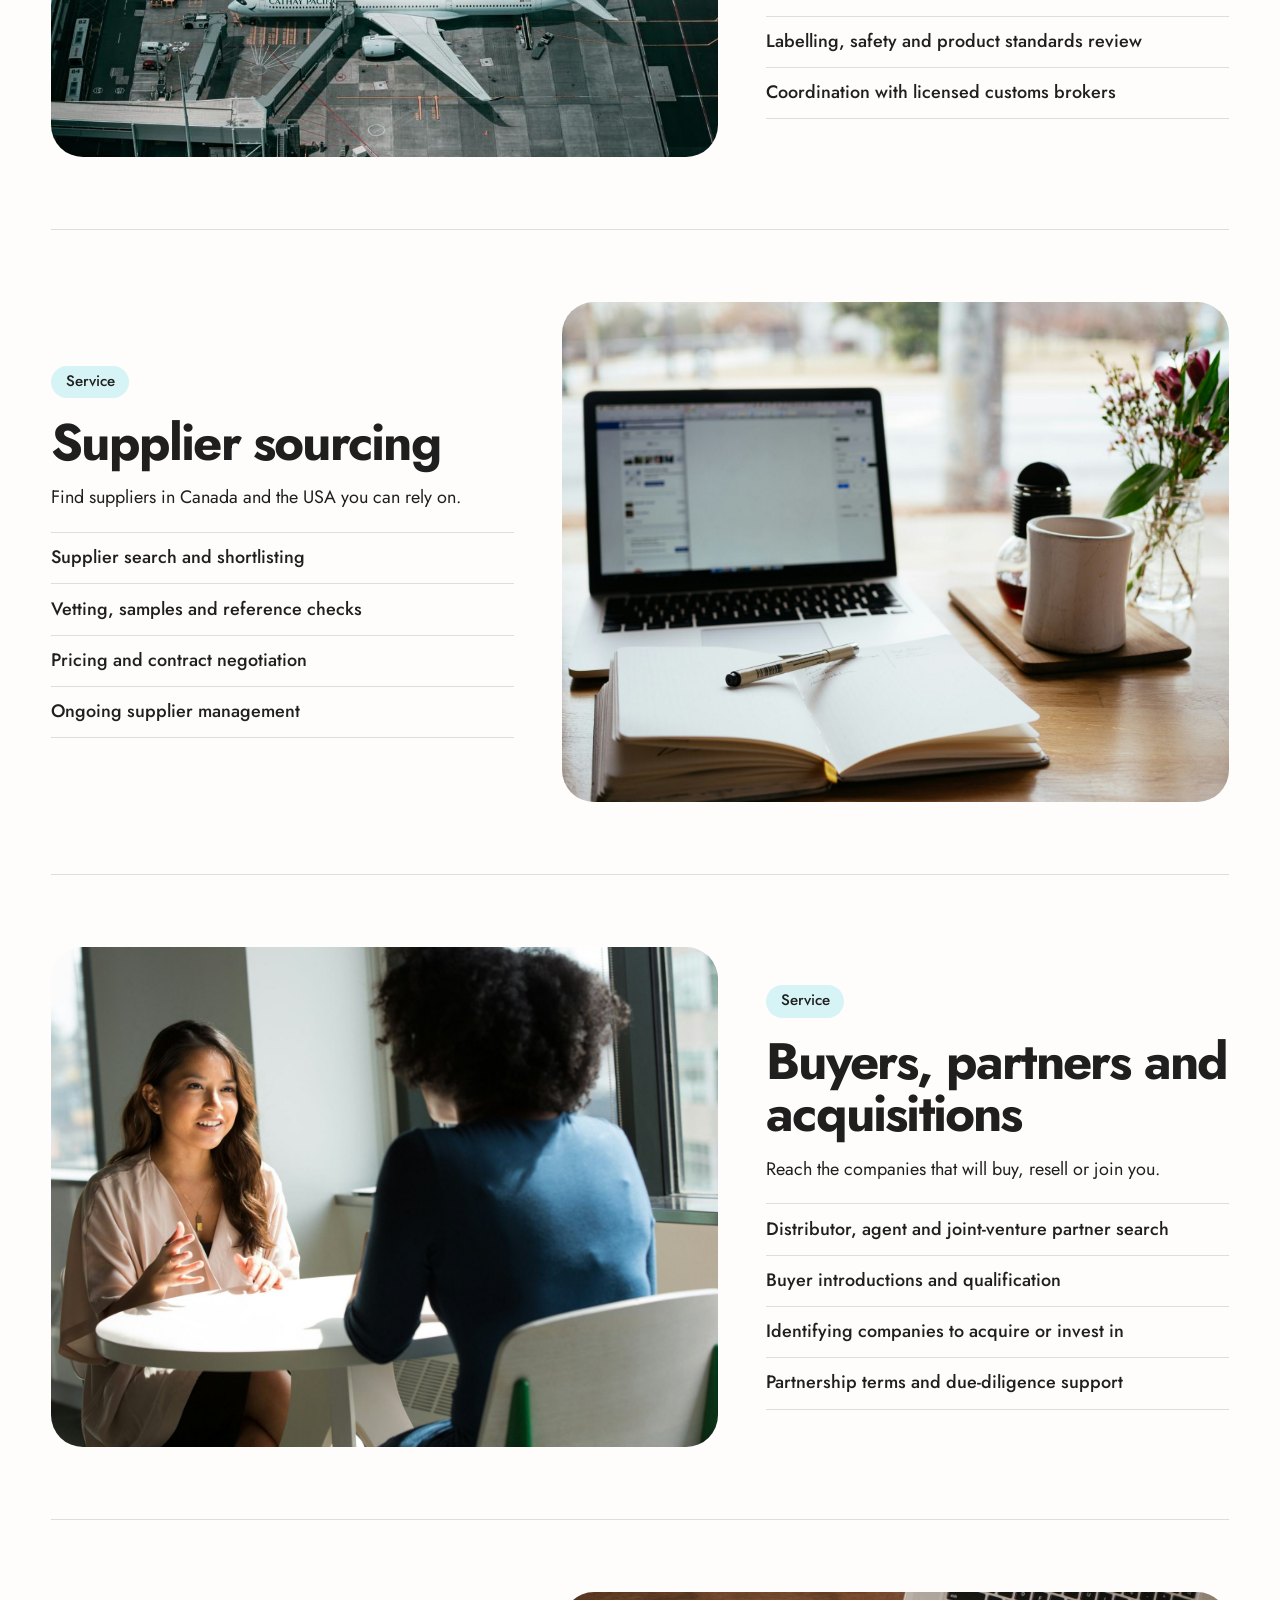
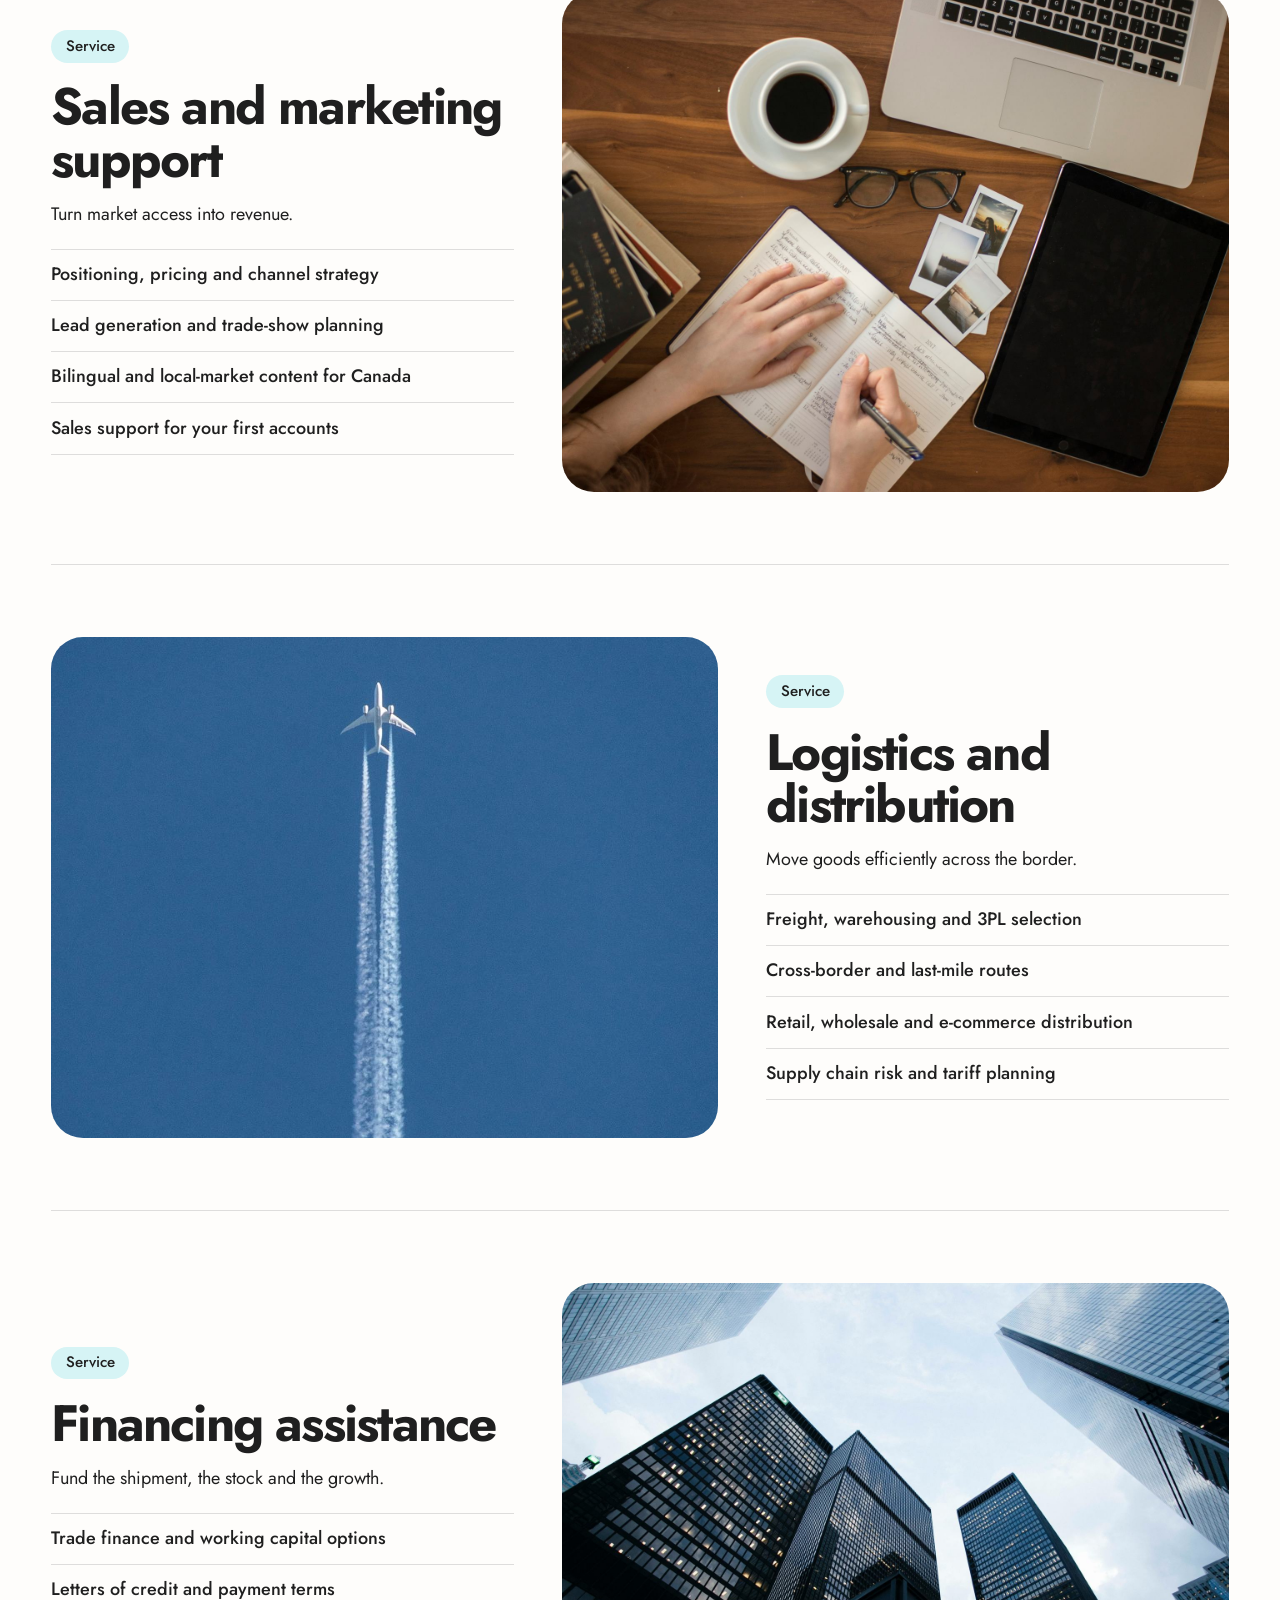
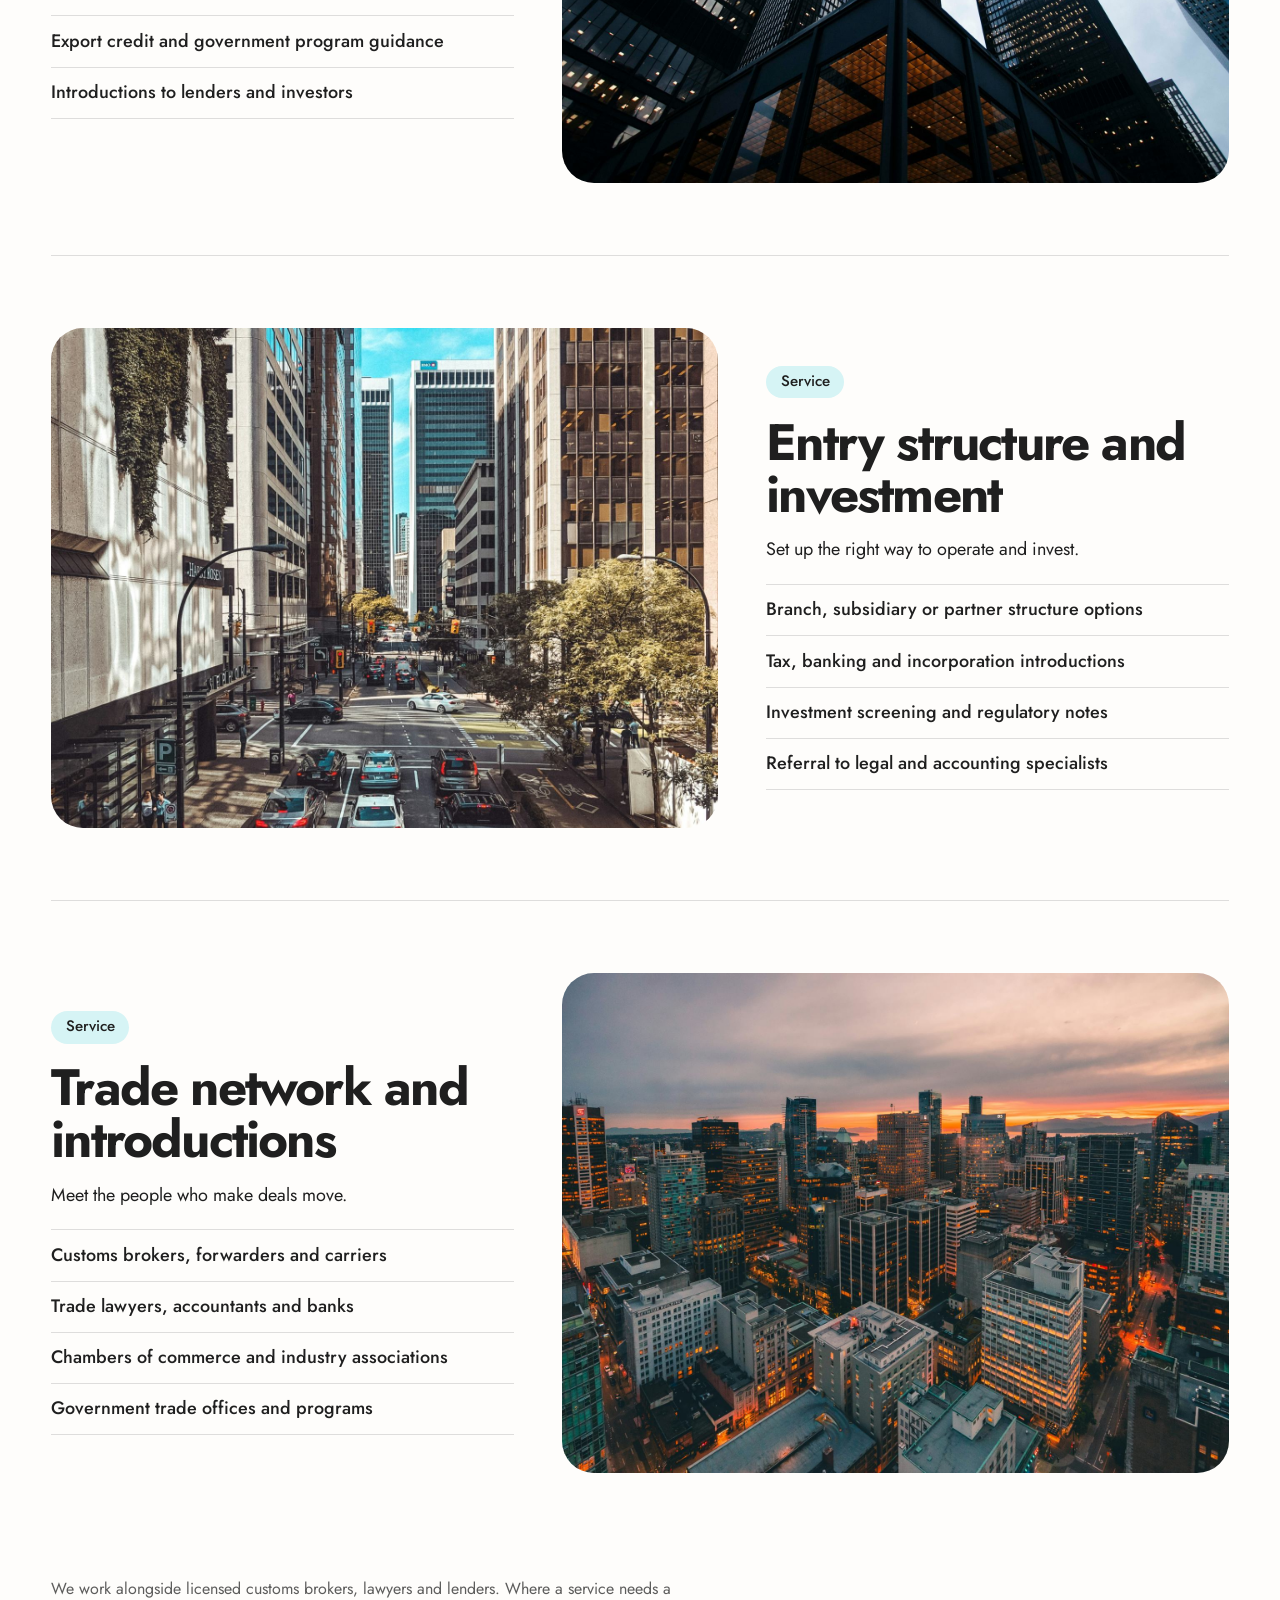
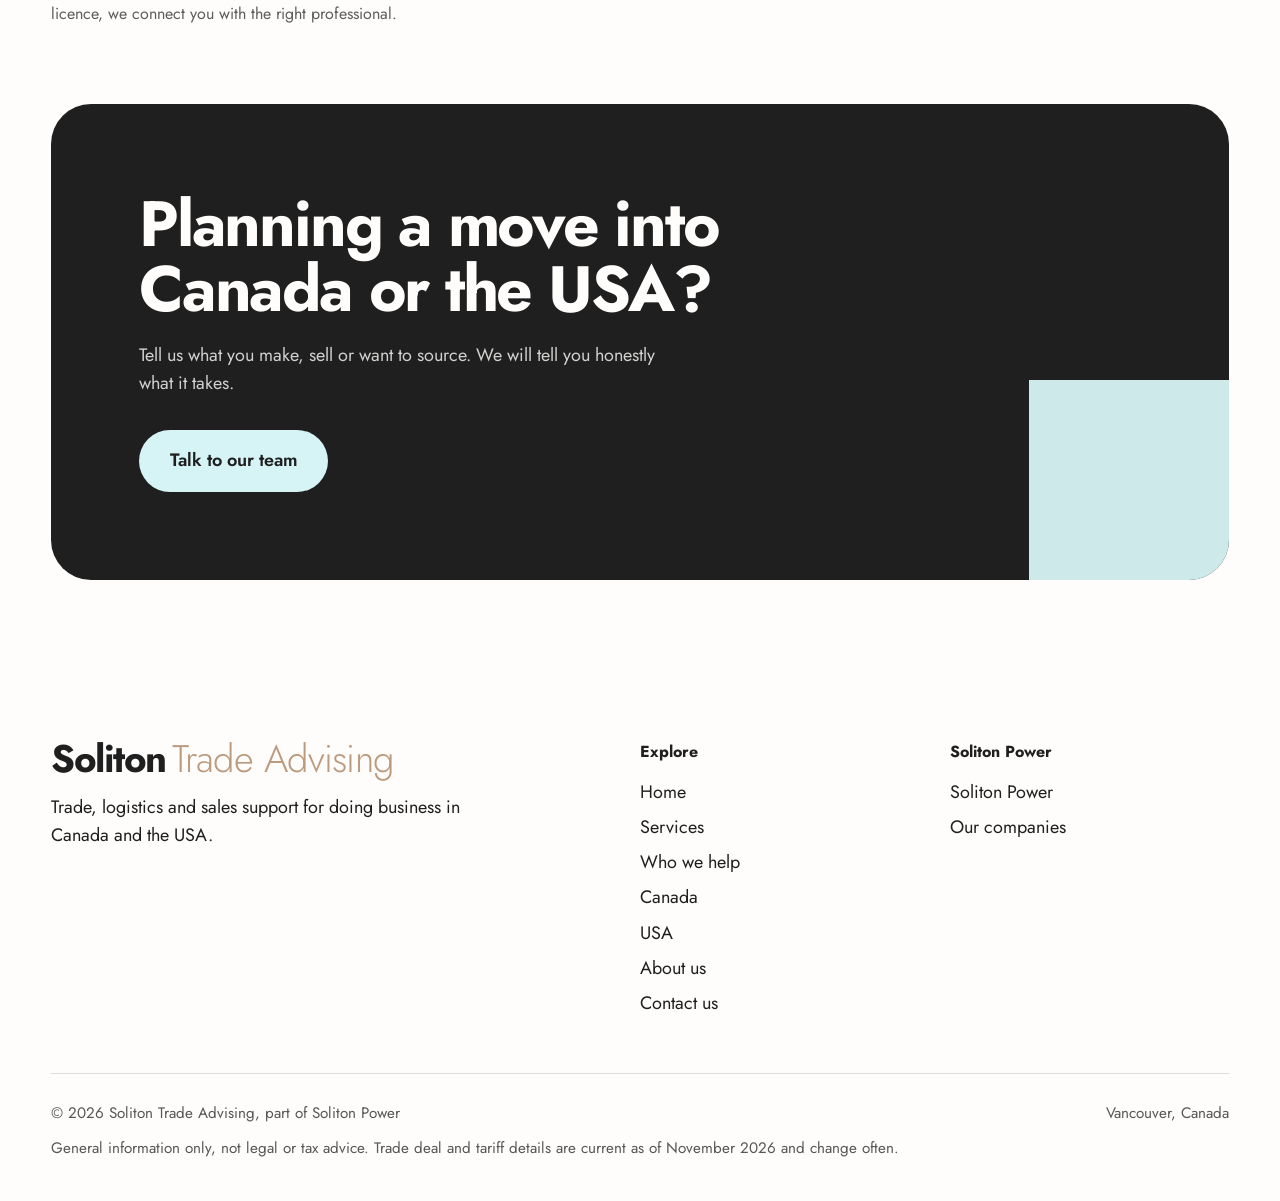
<file: services.html>
<!DOCTYPE html>
<html lang="en">
<head>
<meta charset="utf-8">
<meta name="viewport" content="width=device-width, initial-scale=1">
<title>Services | Soliton Trade Advising</title>
<meta name="description" content="Trade analysis, supplier sourcing, buyer introductions, distribution, financing and trade networks for Canada and USA.">
<link rel="preconnect" href="https://fonts.googleapis.com">
<link rel="preconnect" href="https://fonts.gstatic.com" crossorigin>
<link href="https://fonts.googleapis.com/css2?family=Jost:wght@300;400;500;600;700&display=swap" rel="stylesheet">
<link rel="stylesheet" href="styles.css">
</head>
<body>
<header class="site-header">
  <div class="wrap nav">
    <a class="brand" href="index.html" aria-label="Soliton Trade Advising home"><b>Soliton</b><span>Trade Advising</span></a>
    <button class="menu-btn" aria-expanded="false" aria-label="Menu"><span></span></button>
    <nav class="nav-links" aria-label="Main"><a href="index.html">Home</a><a href="services.html" aria-current="page">Services</a><a href="who-we-help.html">Who we help</a><a href="canada.html">Canada</a><a href="usa.html">USA</a><a href="about.html">About us</a><a class="btn btn-dark" href="contact.html">Contact us</a></nav>
  </div>
</header>
<main>
<section class="wrap page-head"><span class="hero-square" aria-hidden="true"></span><h1>From first question to first shipment.</h1><p class="lede">Use one service or the full path. Every engagement starts with understanding your product and goals.</p></section><section class="wrap co" id="s0"><div class="media"><img src="assets/office-view.jpg" alt="Silhouetted people looking out over a city" loading="lazy" onerror="this.remove()"></div><div class="co-body"><span class="tag">Service</span><h2>Trade and market analysis</h2><p>Know the numbers before you ship, sign or invest.</p><ul><li>Market size, demand and competitor review</li><li>Tariff, duty and landed-cost modelling</li><li>Trade-agreement eligibility (CUSMA, CETA, CPTPP and new deals)</li><li>Go or no-go recommendation</li></ul></div></section><section class="wrap co" id="s1"><div class="media"><img src="assets/airport-aerial.jpg" alt="Aircraft parked at airport gates" loading="lazy" onerror="this.remove()"></div><div class="co-body"><span class="tag">Service</span><h2>Import readiness and compliance</h2><p>Get your product across the border the right way.</p><ul><li>Tariff classification, valuation and origin checks</li><li>Importer-of-record and non-resident importer set-up</li><li>Labelling, safety and product standards review</li><li>Coordination with licensed customs brokers</li></ul></div></section><section class="wrap co" id="s2"><div class="media"><img src="assets/laptop-notebook.jpg" alt="Laptop and open notebook on a desk" loading="lazy" onerror="this.remove()"></div><div class="co-body"><span class="tag">Service</span><h2>Supplier sourcing</h2><p>Find suppliers in Canada and the USA you can rely on.</p><ul><li>Supplier search and shortlisting</li><li>Vetting, samples and reference checks</li><li>Pricing and contract negotiation</li><li>Ongoing supplier management</li></ul></div></section><section class="wrap co" id="s3"><div class="media"><img src="assets/meeting.jpg" alt="Two people in conversation at a table" loading="lazy" onerror="this.remove()"></div><div class="co-body"><span class="tag">Service</span><h2>Buyers, partners and acquisitions</h2><p>Reach the companies that will buy, resell or join you.</p><ul><li>Distributor, agent and joint-venture partner search</li><li>Buyer introductions and qualification</li><li>Identifying companies to acquire or invest in</li><li>Partnership terms and due-diligence support</li></ul></div></section><section class="wrap co" id="s4"><div class="media"><img src="assets/desk.jpg" alt="Notebook, coffee and laptop on a wooden desk" loading="lazy" onerror="this.remove()"></div><div class="co-body"><span class="tag">Service</span><h2>Sales and marketing support</h2><p>Turn market access into revenue.</p><ul><li>Positioning, pricing and channel strategy</li><li>Lead generation and trade-show planning</li><li>Bilingual and local-market content for Canada</li><li>Sales support for your first accounts</li></ul></div></section><section class="wrap co" id="s5"><div class="media"><img src="assets/contrail.jpg" alt="Aircraft climbing with twin contrails" loading="lazy" onerror="this.remove()"></div><div class="co-body"><span class="tag">Service</span><h2>Logistics and distribution</h2><p>Move goods efficiently across the border.</p><ul><li>Freight, warehousing and 3PL selection</li><li>Cross-border and last-mile routes</li><li>Retail, wholesale and e-commerce distribution</li><li>Supply chain risk and tariff planning</li></ul></div></section><section class="wrap co" id="s6"><div class="media"><img src="assets/towers.jpg" alt="Office towers seen from below" loading="lazy" onerror="this.remove()"></div><div class="co-body"><span class="tag">Service</span><h2>Financing assistance</h2><p>Fund the shipment, the stock and the growth.</p><ul><li>Trade finance and working capital options</li><li>Letters of credit and payment terms</li><li>Export credit and government program guidance</li><li>Introductions to lenders and investors</li></ul></div></section><section class="wrap co" id="s7"><div class="media"><img src="assets/vancouver-street.jpg" alt="Downtown Vancouver street between office towers" loading="lazy" onerror="this.remove()"></div><div class="co-body"><span class="tag">Service</span><h2>Entry structure and investment</h2><p>Set up the right way to operate and invest.</p><ul><li>Branch, subsidiary or partner structure options</li><li>Tax, banking and incorporation introductions</li><li>Investment screening and regulatory notes</li><li>Referral to legal and accounting specialists</li></ul></div></section><section class="wrap co" id="s8"><div class="media"><img src="assets/vancouver-dusk.jpg" alt="Downtown Vancouver skyline at dusk" loading="lazy" onerror="this.remove()"></div><div class="co-body"><span class="tag">Service</span><h2>Trade network and introductions</h2><p>Meet the people who make deals move.</p><ul><li>Customs brokers, forwarders and carriers</li><li>Trade lawyers, accountants and banks</li><li>Chambers of commerce and industry associations</li><li>Government trade offices and programs</li></ul></div></section><section class="wrap"><p class="note muted">We work alongside licensed customs brokers, lawyers and lenders. Where a service needs a licence, we connect you with the right professional.</p></section><section class="wrap" style="margin-top:clamp(2rem,6vw,5rem)"><div class="cta"><h2>Planning a move into Canada or the USA?</h2><p>Tell us what you make, sell or want to source. We will tell you honestly what it takes.</p><div class="actions"><a class="btn btn-mist" href="contact.html">Talk to our team</a></div></div></section>
</main>
<footer class="site-footer">
  <div class="wrap">
    <div class="foot">
      <div><a class="brand" href="index.html"><b>Soliton</b><span>Trade Advising</span></a><p>Trade, logistics and sales support for doing business in Canada and the USA.</p></div>
      <div><h4>Explore</h4><ul><li><a href="index.html">Home</a></li><li><a href="services.html">Services</a></li><li><a href="who-we-help.html">Who we help</a></li><li><a href="canada.html">Canada</a></li><li><a href="usa.html">USA</a></li><li><a href="about.html">About us</a></li><li><a href="contact.html">Contact us</a></li></ul></div>
      <div><h4>Soliton Power</h4><ul><li><a href="https://solitonpower.vercel.app">Soliton Power</a></li><li><a href="https://solitonpower.vercel.app/companies.html">Our companies</a></li></ul></div>
    </div>
    <div class="legal"><span>© 2026 Soliton Trade Advising, part of Soliton Power</span><span>Vancouver, Canada</span></div>
    <p class="legal" style="padding-top:.75rem">General information only, not legal or tax advice. Trade deal and tariff details are current as of November 2026 and change often.</p>
  </div>
</footer>
<script src="script.js"></script>
</body>
</html>
</file>
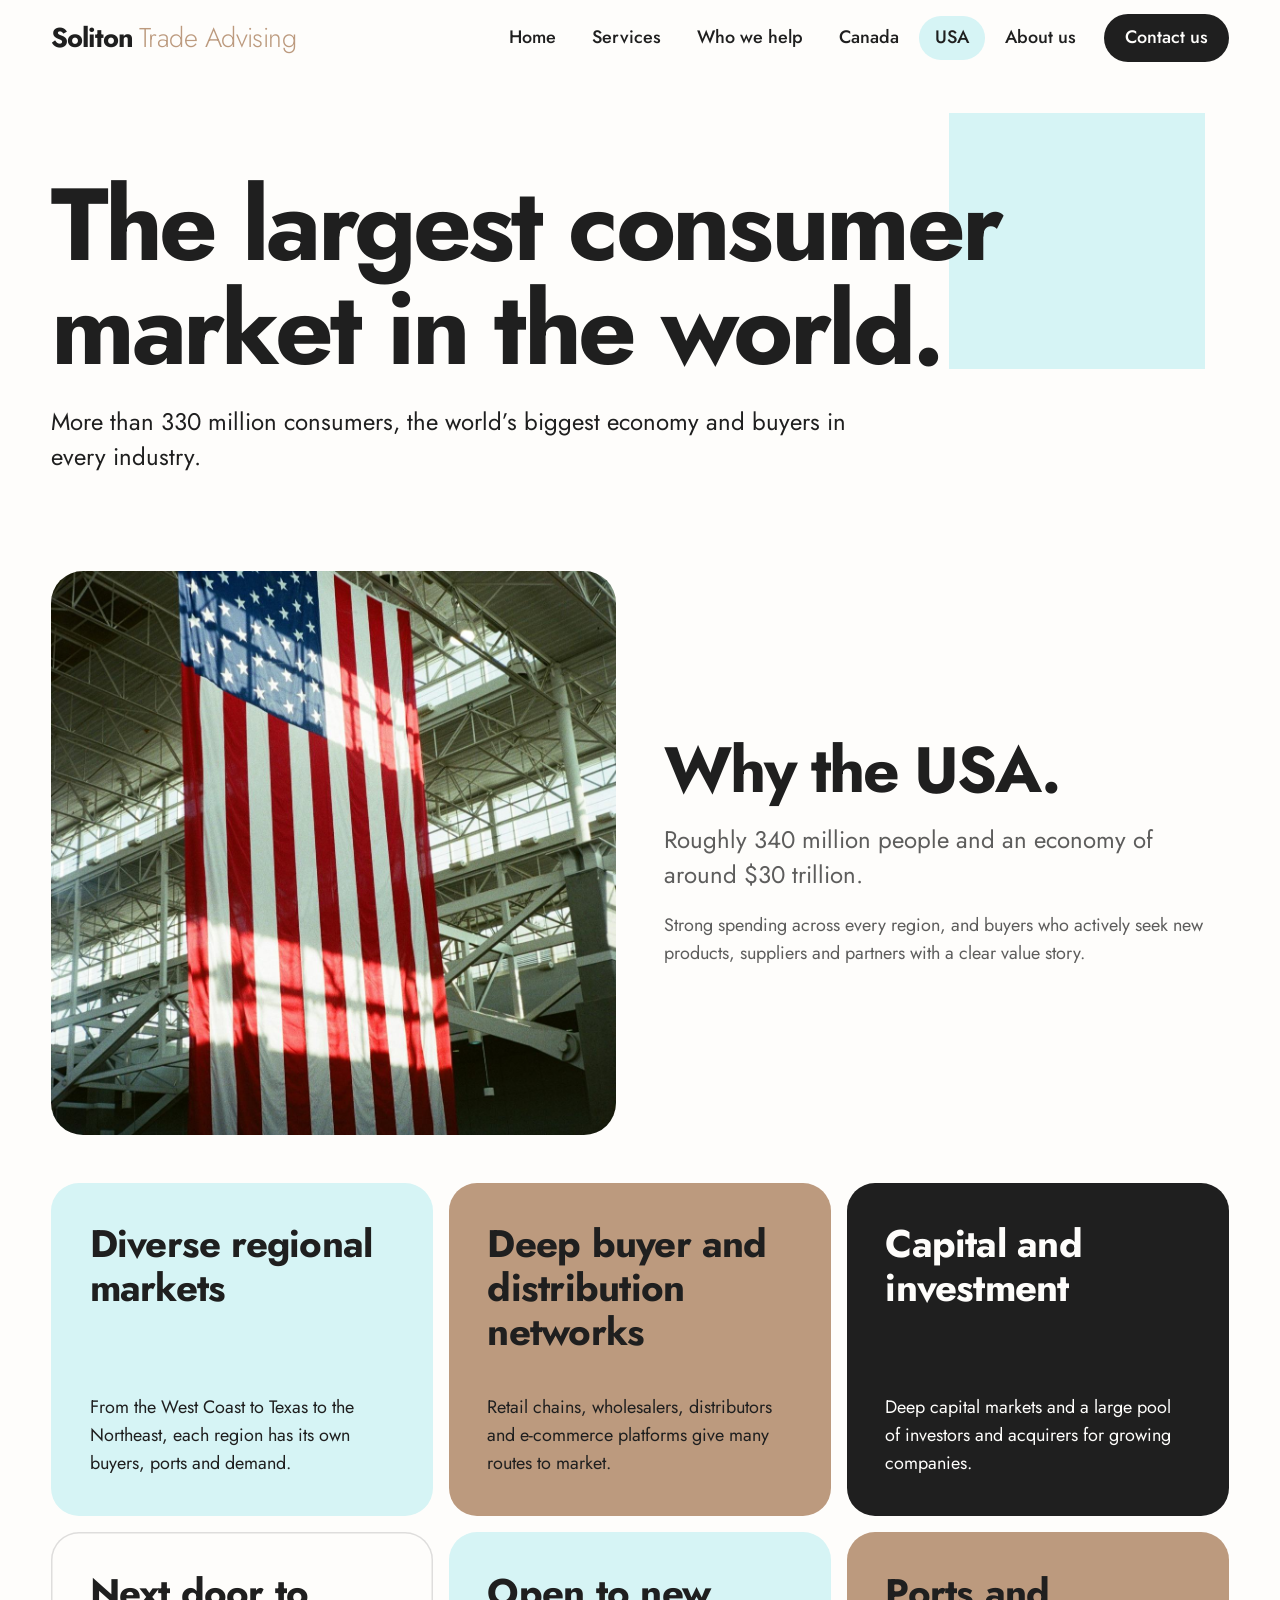
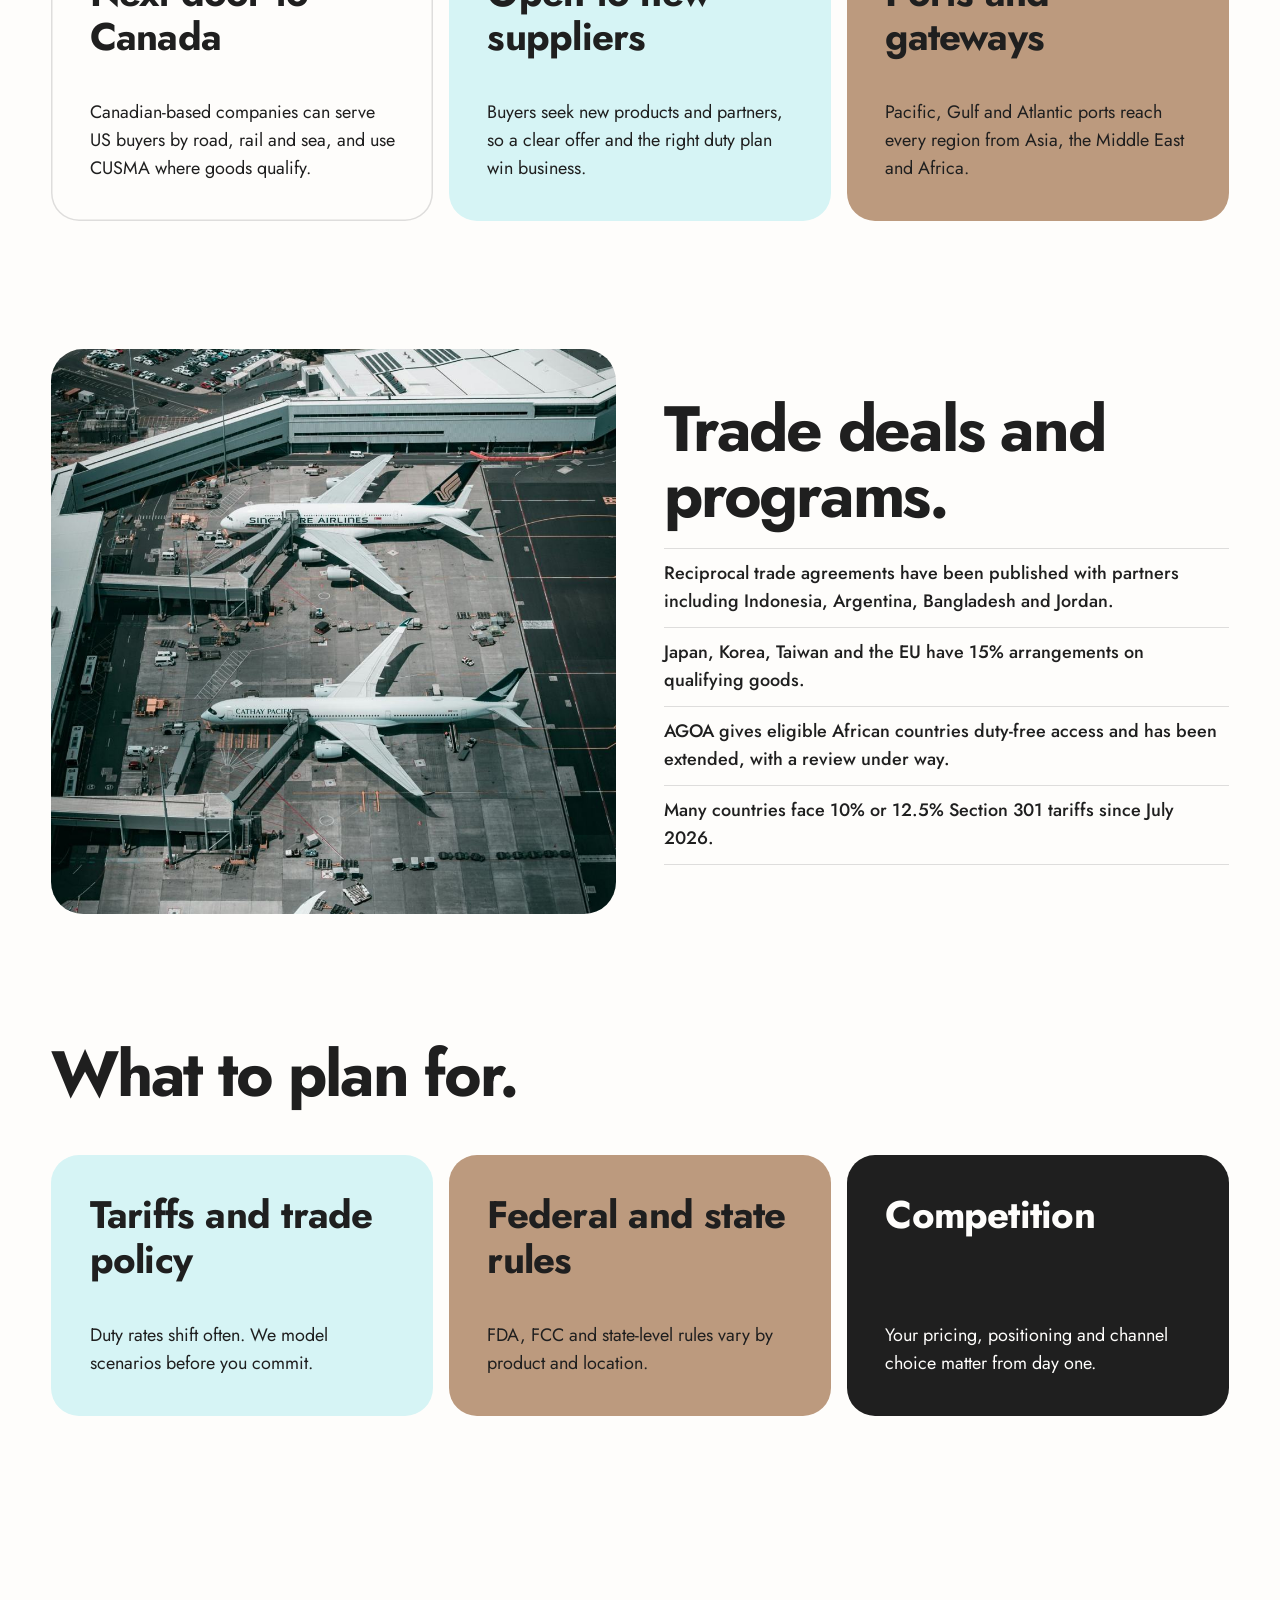
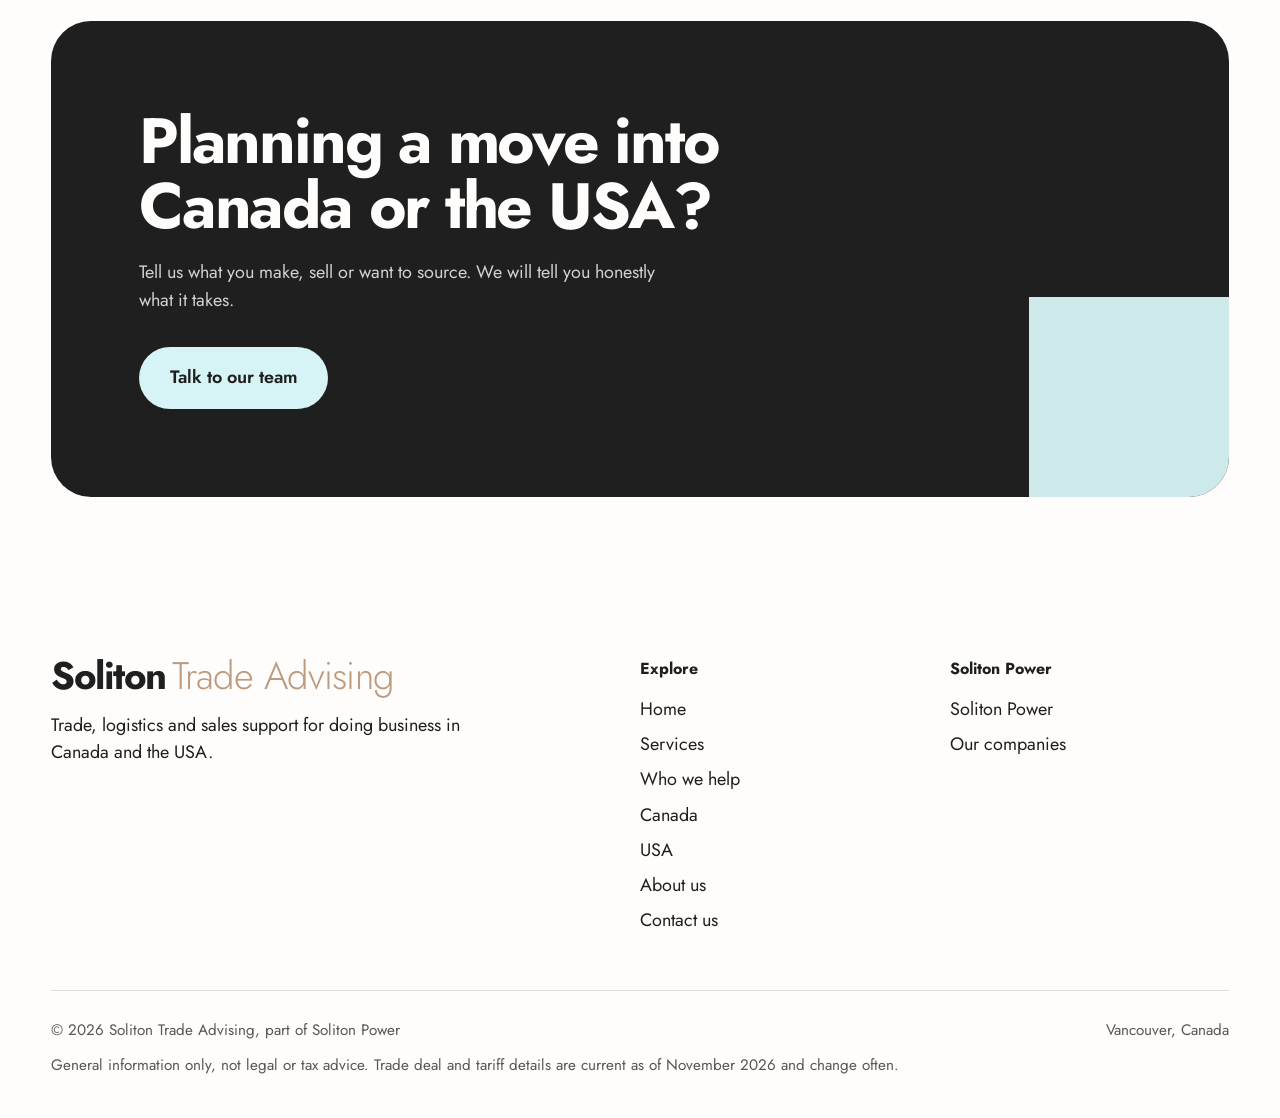
<file: usa.html>
<!DOCTYPE html>
<html lang="en">
<head>
<meta charset="utf-8">
<meta name="viewport" content="width=device-width, initial-scale=1">
<title>USA | Soliton Trade Advising</title>
<meta name="description" content="The size and opportunity of the US market for importers, suppliers and partners.">
<link rel="preconnect" href="https://fonts.googleapis.com">
<link rel="preconnect" href="https://fonts.gstatic.com" crossorigin>
<link href="https://fonts.googleapis.com/css2?family=Jost:wght@300;400;500;600;700&display=swap" rel="stylesheet">
<link rel="stylesheet" href="styles.css">
</head>
<body>
<header class="site-header">
  <div class="wrap nav">
    <a class="brand" href="index.html" aria-label="Soliton Trade Advising home"><b>Soliton</b><span>Trade Advising</span></a>
    <button class="menu-btn" aria-expanded="false" aria-label="Menu"><span></span></button>
    <nav class="nav-links" aria-label="Main"><a href="index.html">Home</a><a href="services.html">Services</a><a href="who-we-help.html">Who we help</a><a href="canada.html">Canada</a><a href="usa.html" aria-current="page">USA</a><a href="about.html">About us</a><a class="btn btn-dark" href="contact.html">Contact us</a></nav>
  </div>
</header>
<main>
<section class="wrap page-head"><span class="hero-square" aria-hidden="true"></span><h1>The largest consumer market in the world.</h1><p class="lede">More than 330 million consumers, the world’s biggest economy and buyers in every industry.</p></section>
<section class="wrap section" style="padding-top:2rem"><div class="split"><div class="media"><img src="assets/us-flag.jpg" alt="Large American flag hanging in a hall" loading="lazy" onerror="this.remove()"></div><div class="copy"><h2>Why the USA.</h2><p class="lede muted">Roughly 340 million people and an economy of around $30 trillion.</p><p class="muted">Strong spending across every region, and buyers who actively seek new products, suppliers and partners with a clear value story.</p></div></div>
<div class="values"><div class="tile v1"><h3>Diverse regional markets</h3><p>From the West Coast to Texas to the Northeast, each region has its own buyers, ports and demand.</p></div><div class="tile v2"><h3>Deep buyer and distribution networks</h3><p>Retail chains, wholesalers, distributors and e-commerce platforms give many routes to market.</p></div><div class="tile v3"><h3>Capital and investment</h3><p>Deep capital markets and a large pool of investors and acquirers for growing companies.</p></div><div class="tile v4"><h3>Next door to Canada</h3><p>Canadian-based companies can serve US buyers by road, rail and sea, and use CUSMA where goods qualify.</p></div><div class="tile v1"><h3>Open to new suppliers</h3><p>Buyers seek new products and partners, so a clear offer and the right duty plan win business.</p></div><div class="tile v2"><h3>Ports and gateways</h3><p>Pacific, Gulf and Atlantic ports reach every region from Asia, the Middle East and Africa.</p></div></div></section>
<section class="wrap"><div class="split"><div class="media"><img src="assets/airport-aerial.jpg" alt="Aircraft from several airlines at airport gates" loading="lazy" onerror="this.remove()"></div><div class="copy"><h2>Trade deals and programs.</h2><ul><li>Reciprocal trade agreements have been published with partners including Indonesia, Argentina, Bangladesh and Jordan.</li><li>Japan, Korea, Taiwan and the EU have 15% arrangements on qualifying goods.</li><li>AGOA gives eligible African countries duty-free access and has been extended, with a review under way.</li><li>Many countries face 10% or 12.5% Section 301 tariffs since July 2026.</li></ul></div></div></section>
<section class="wrap section"><h2>What to plan for.</h2><div class="values"><div class="tile v1"><h3>Tariffs and trade policy</h3><p>Duty rates shift often. We model scenarios before you commit.</p></div><div class="tile v2"><h3>Federal and state rules</h3><p>FDA, FCC and state-level rules vary by product and location.</p></div><div class="tile v3"><h3>Competition</h3><p>Your pricing, positioning and channel choice matter from day one.</p></div></div></section><section class="wrap" style="margin-top:clamp(2rem,6vw,5rem)"><div class="cta"><h2>Planning a move into Canada or the USA?</h2><p>Tell us what you make, sell or want to source. We will tell you honestly what it takes.</p><div class="actions"><a class="btn btn-mist" href="contact.html">Talk to our team</a></div></div></section>
</main>
<footer class="site-footer">
  <div class="wrap">
    <div class="foot">
      <div><a class="brand" href="index.html"><b>Soliton</b><span>Trade Advising</span></a><p>Trade, logistics and sales support for doing business in Canada and the USA.</p></div>
      <div><h4>Explore</h4><ul><li><a href="index.html">Home</a></li><li><a href="services.html">Services</a></li><li><a href="who-we-help.html">Who we help</a></li><li><a href="canada.html">Canada</a></li><li><a href="usa.html">USA</a></li><li><a href="about.html">About us</a></li><li><a href="contact.html">Contact us</a></li></ul></div>
      <div><h4>Soliton Power</h4><ul><li><a href="https://solitonpower.vercel.app">Soliton Power</a></li><li><a href="https://solitonpower.vercel.app/companies.html">Our companies</a></li></ul></div>
    </div>
    <div class="legal"><span>© 2026 Soliton Trade Advising, part of Soliton Power</span><span>Vancouver, Canada</span></div>
    <p class="legal" style="padding-top:.75rem">General information only, not legal or tax advice. Trade deal and tariff details are current as of November 2026 and change often.</p>
  </div>
</footer>
<script src="script.js"></script>
</body>
</html>
</file>
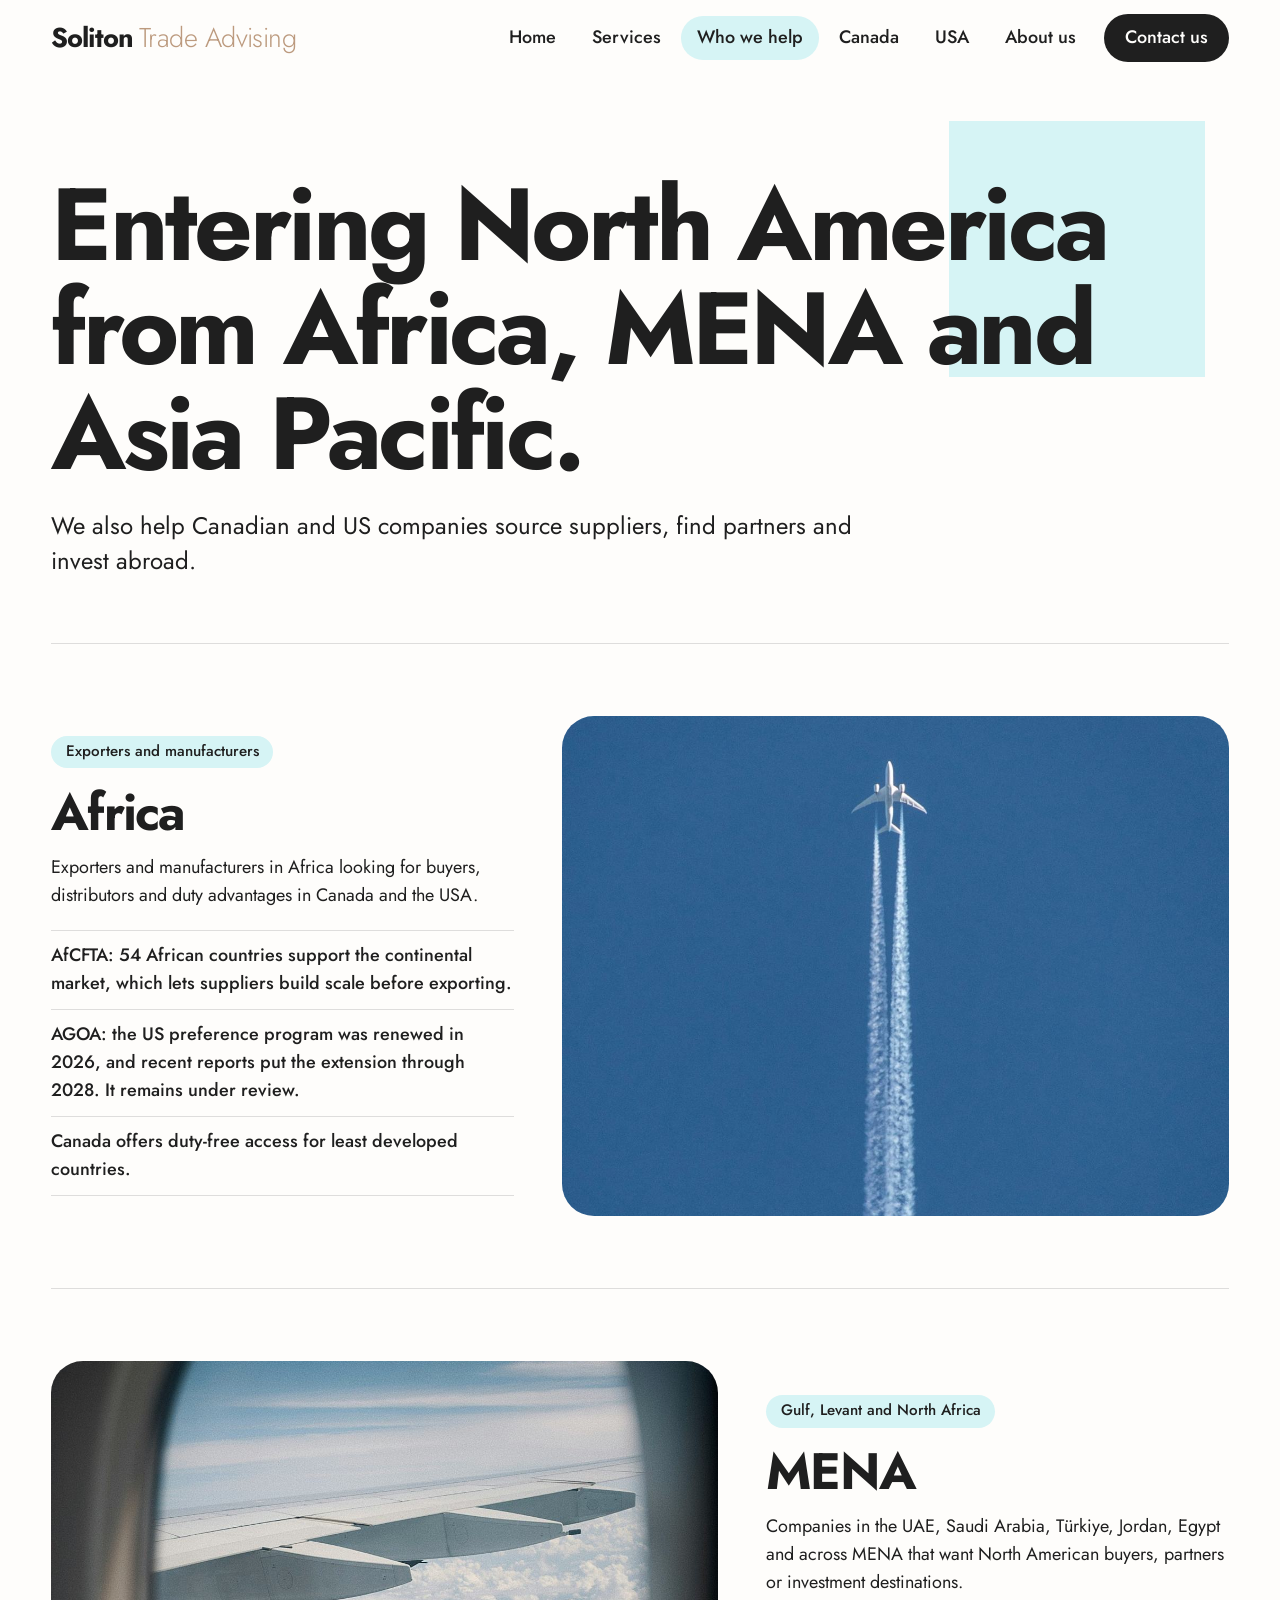
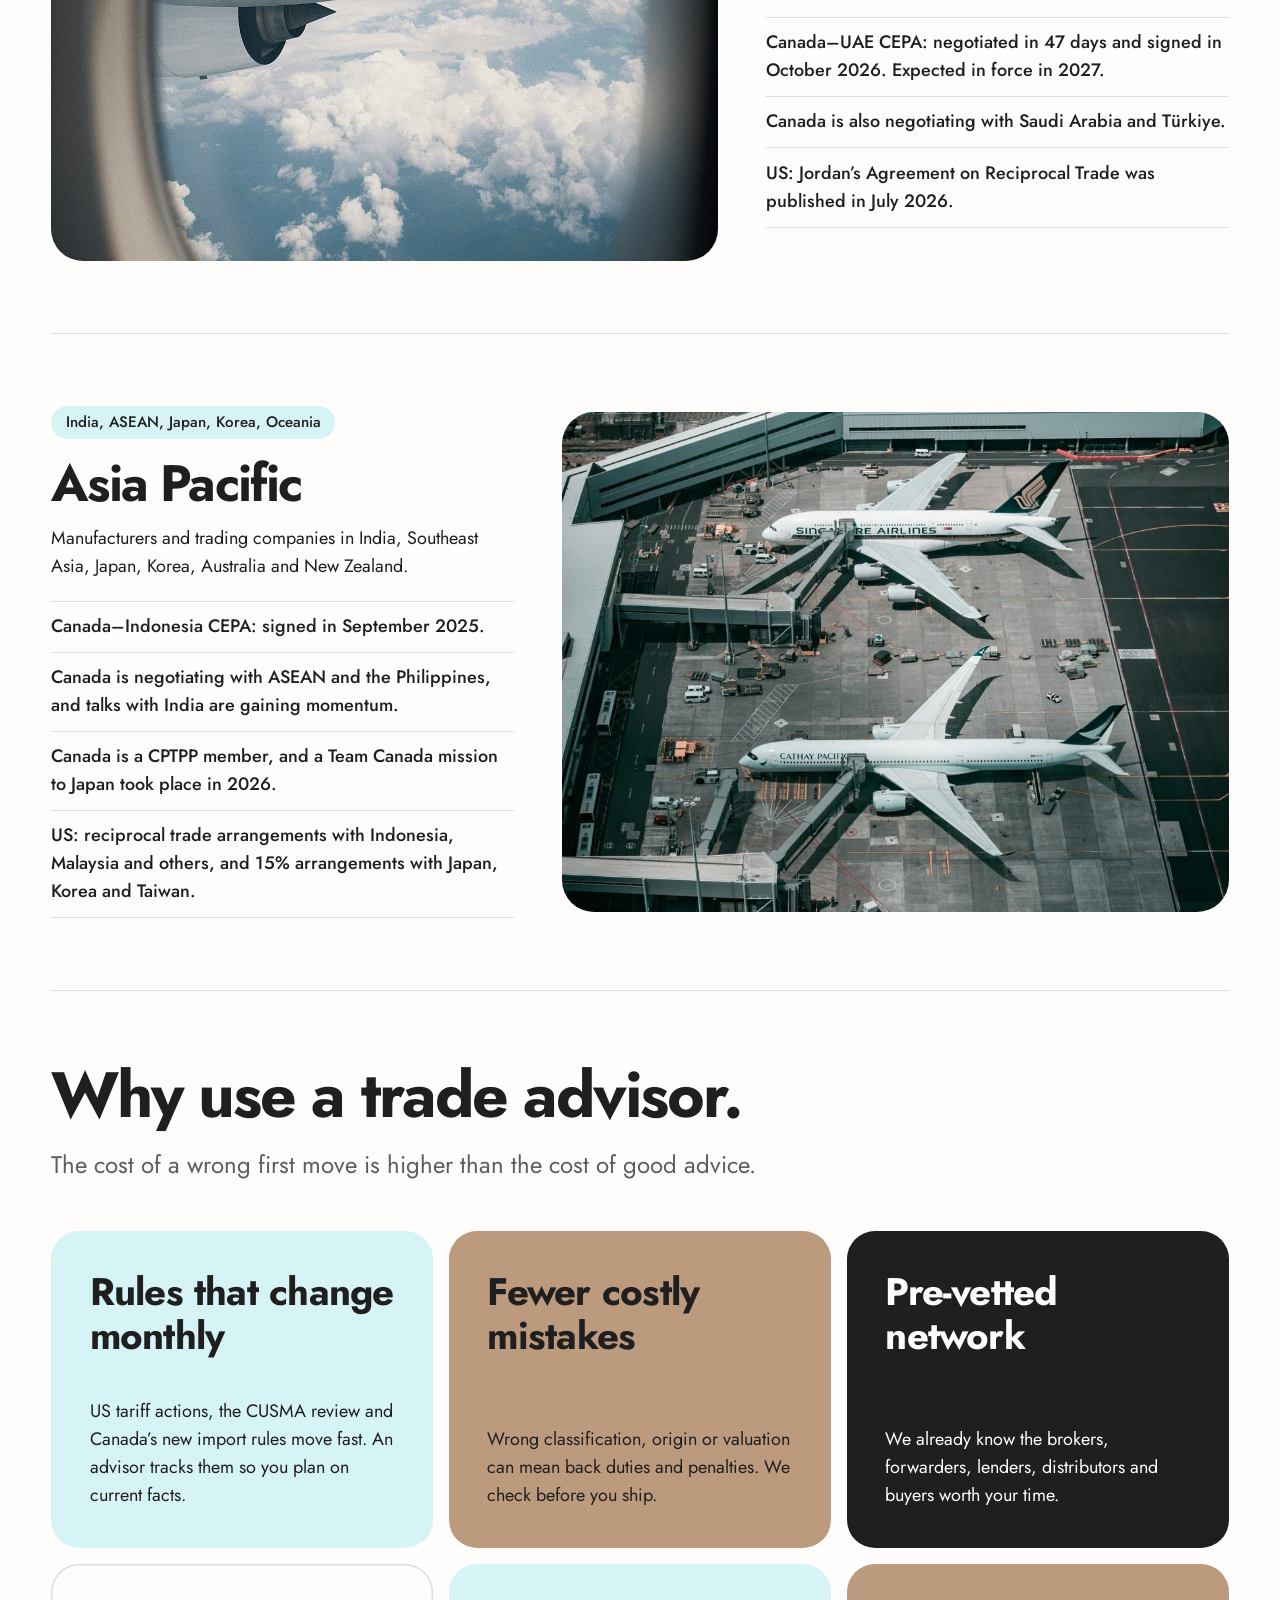
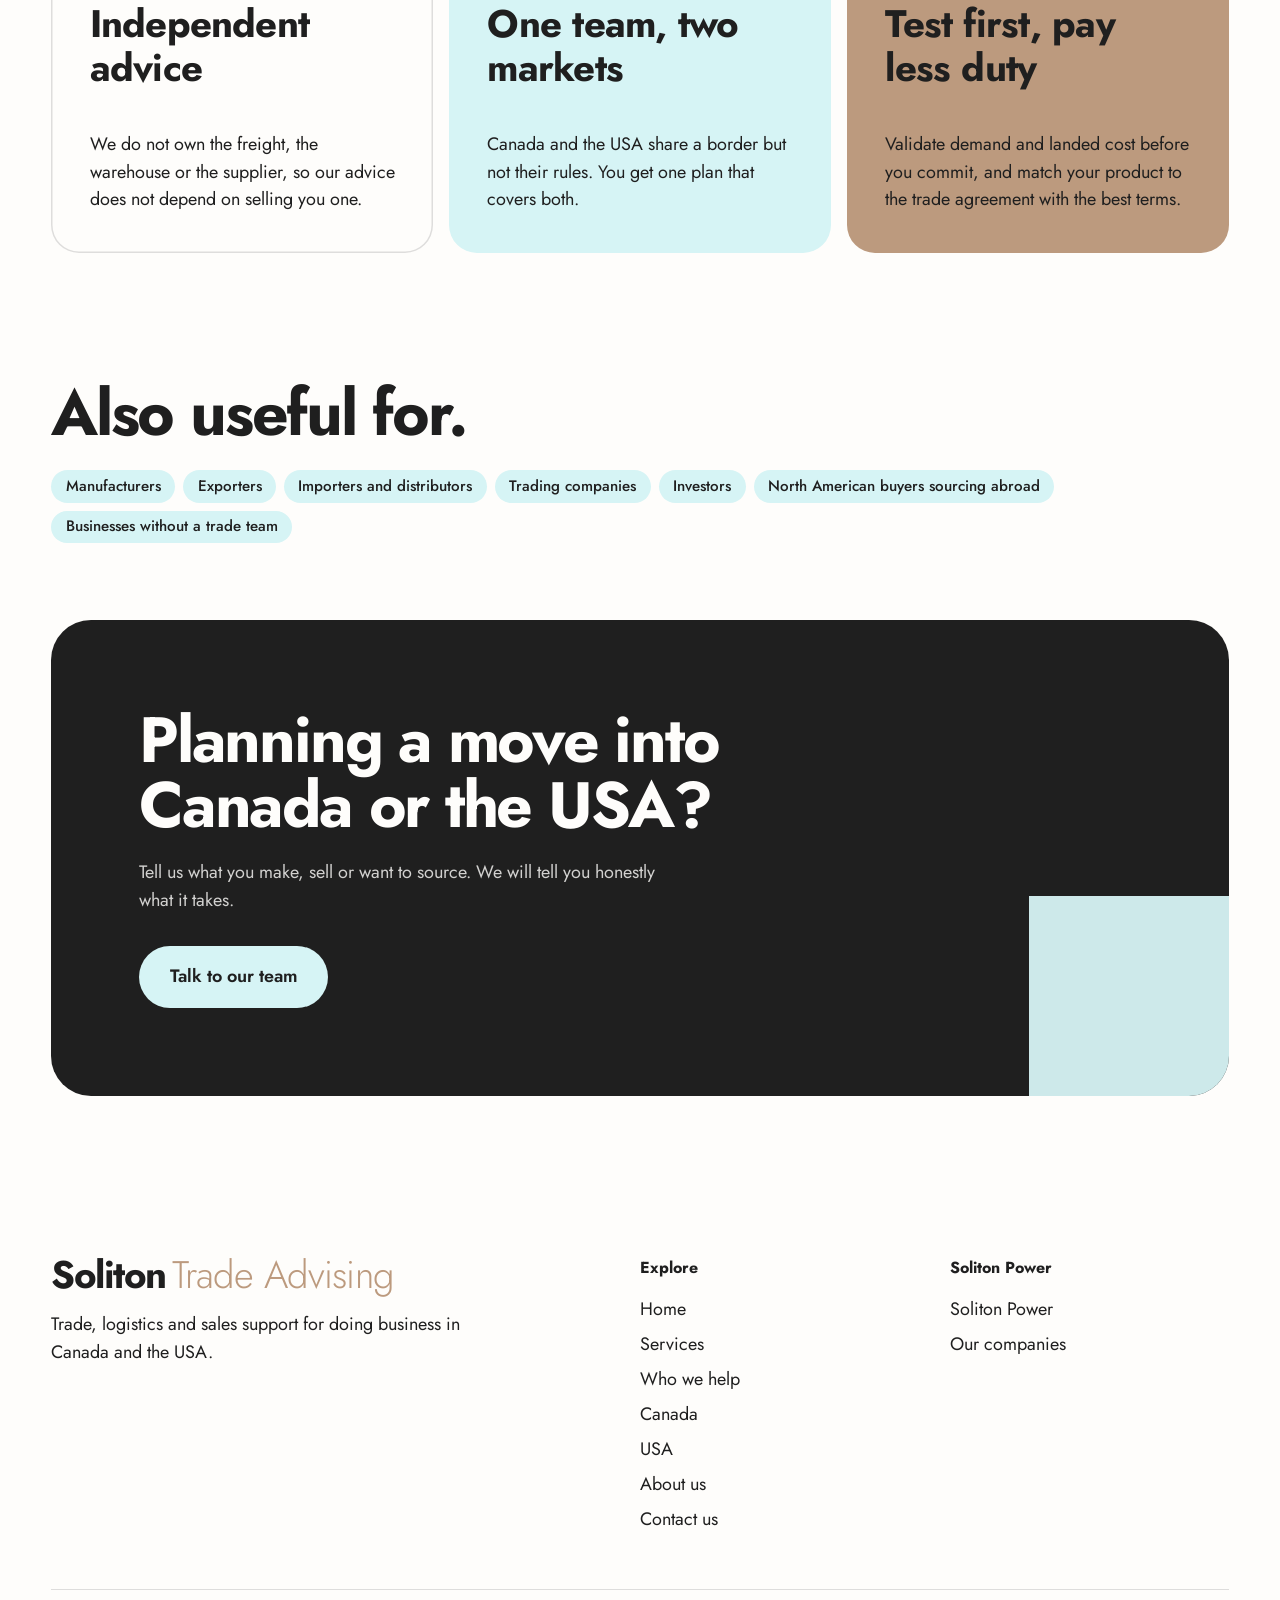
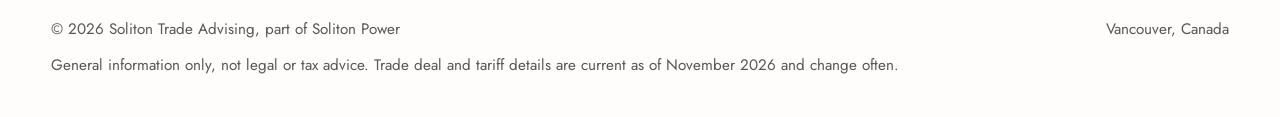
<file: who-we-help.html>
<!DOCTYPE html>
<html lang="en">
<head>
<meta charset="utf-8">
<meta name="viewport" content="width=device-width, initial-scale=1">
<title>Who we help | Soliton Trade Advising</title>
<meta name="description" content="Soliton Trade Advising helps companies in Africa, MENA and Asia Pacific enter Canada and the USA, and North American firms find suppliers and partners.">
<link rel="preconnect" href="https://fonts.googleapis.com">
<link rel="preconnect" href="https://fonts.gstatic.com" crossorigin>
<link href="https://fonts.googleapis.com/css2?family=Jost:wght@300;400;500;600;700&display=swap" rel="stylesheet">
<link rel="stylesheet" href="styles.css">
</head>
<body>
<header class="site-header">
  <div class="wrap nav">
    <a class="brand" href="index.html" aria-label="Soliton Trade Advising home"><b>Soliton</b><span>Trade Advising</span></a>
    <button class="menu-btn" aria-expanded="false" aria-label="Menu"><span></span></button>
    <nav class="nav-links" aria-label="Main"><a href="index.html">Home</a><a href="services.html">Services</a><a href="who-we-help.html" aria-current="page">Who we help</a><a href="canada.html">Canada</a><a href="usa.html">USA</a><a href="about.html">About us</a><a class="btn btn-dark" href="contact.html">Contact us</a></nav>
  </div>
</header>
<main>
<section class="wrap page-head"><span class="hero-square" aria-hidden="true"></span><h1>Entering North America from Africa, MENA and Asia Pacific.</h1><p class="lede">We also help Canadian and US companies source suppliers, find partners and invest abroad.</p></section><section class="wrap co" id="africa"><div class="media"><img src="assets/contrail.jpg" alt="Aircraft climbing with twin contrails" loading="lazy" onerror="this.remove()"></div><div class="co-body"><span class="tag">Exporters and manufacturers</span><h2>Africa</h2><p>Exporters and manufacturers in Africa looking for buyers, distributors and duty advantages in Canada and the USA.</p><ul><li>AfCFTA: 54 African countries support the continental market, which lets suppliers build scale before exporting.</li><li>AGOA: the US preference program was renewed in 2026, and recent reports put the extension through 2028. It remains under review.</li><li>Canada offers duty-free access for least developed countries.</li></ul></div></section><section class="wrap co" id="mena"><div class="media"><img src="assets/plane-window.jpg" alt="Aircraft wing seen through a cabin window" loading="lazy" onerror="this.remove()"></div><div class="co-body"><span class="tag">Gulf, Levant and North Africa</span><h2>MENA</h2><p>Companies in the UAE, Saudi Arabia, Türkiye, Jordan, Egypt and across MENA that want North American buyers, partners or investment destinations.</p><ul><li>Canada–UAE CEPA: negotiated in 47 days and signed in October 2026. Expected in force in 2027.</li><li>Canada is also negotiating with Saudi Arabia and Türkiye.</li><li>US: Jordan’s Agreement on Reciprocal Trade was published in July 2026.</li></ul></div></section><section class="wrap co" id="asia pacific"><div class="media"><img src="assets/airport-aerial.jpg" alt="Aircraft from several airlines at airport gates" loading="lazy" onerror="this.remove()"></div><div class="co-body"><span class="tag">India, ASEAN, Japan, Korea, Oceania</span><h2>Asia Pacific</h2><p>Manufacturers and trading companies in India, Southeast Asia, Japan, Korea, Australia and New Zealand.</p><ul><li>Canada–Indonesia CEPA: signed in September 2025.</li><li>Canada is negotiating with ASEAN and the Philippines, and talks with India are gaining momentum.</li><li>Canada is a CPTPP member, and a Team Canada mission to Japan took place in 2026.</li><li>US: reciprocal trade arrangements with Indonesia, Malaysia and others, and 15% arrangements with Japan, Korea and Taiwan.</li></ul></div></section><section class="wrap" style="padding-top:clamp(2.5rem,6vw,4.5rem);border-top:1.5px solid var(--line)"><h2>Why use a trade advisor.</h2><p class="lede muted" style="margin-top:1.25rem">The cost of a wrong first move is higher than the cost of good advice.</p><div class="values"><div class="tile v1"><h3>Rules that change monthly</h3><p>US tariff actions, the CUSMA review and Canada’s new import rules move fast. An advisor tracks them so you plan on current facts.</p></div><div class="tile v2"><h3>Fewer costly mistakes</h3><p>Wrong classification, origin or valuation can mean back duties and penalties. We check before you ship.</p></div><div class="tile v3"><h3>Pre-vetted network</h3><p>We already know the brokers, forwarders, lenders, distributors and buyers worth your time.</p></div><div class="tile v4"><h3>Independent advice</h3><p>We do not own the freight, the warehouse or the supplier, so our advice does not depend on selling you one.</p></div><div class="tile v1"><h3>One team, two markets</h3><p>Canada and the USA share a border but not their rules. You get one plan that covers both.</p></div><div class="tile v2"><h3>Test first, pay less duty</h3><p>Validate demand and landed cost before you commit, and match your product to the trade agreement with the best terms.</p></div></div></section><section class="wrap section" style="padding-bottom:0"><h2>Also useful for.</h2><div class="tags"><span class="tag">Manufacturers</span><span class="tag">Exporters</span><span class="tag">Importers and distributors</span><span class="tag">Trading companies</span><span class="tag">Investors</span><span class="tag">North American buyers sourcing abroad</span><span class="tag">Businesses without a trade team</span></div></section><section class="wrap" style="margin-top:clamp(2rem,6vw,5rem)"><div class="cta"><h2>Planning a move into Canada or the USA?</h2><p>Tell us what you make, sell or want to source. We will tell you honestly what it takes.</p><div class="actions"><a class="btn btn-mist" href="contact.html">Talk to our team</a></div></div></section>
</main>
<footer class="site-footer">
  <div class="wrap">
    <div class="foot">
      <div><a class="brand" href="index.html"><b>Soliton</b><span>Trade Advising</span></a><p>Trade, logistics and sales support for doing business in Canada and the USA.</p></div>
      <div><h4>Explore</h4><ul><li><a href="index.html">Home</a></li><li><a href="services.html">Services</a></li><li><a href="who-we-help.html">Who we help</a></li><li><a href="canada.html">Canada</a></li><li><a href="usa.html">USA</a></li><li><a href="about.html">About us</a></li><li><a href="contact.html">Contact us</a></li></ul></div>
      <div><h4>Soliton Power</h4><ul><li><a href="https://solitonpower.vercel.app">Soliton Power</a></li><li><a href="https://solitonpower.vercel.app/companies.html">Our companies</a></li></ul></div>
    </div>
    <div class="legal"><span>© 2026 Soliton Trade Advising, part of Soliton Power</span><span>Vancouver, Canada</span></div>
    <p class="legal" style="padding-top:.75rem">General information only, not legal or tax advice. Trade deal and tariff details are current as of November 2026 and change often.</p>
  </div>
</footer>
<script src="script.js"></script>
</body>
</html>
</file>
<file: styles.css>
:root{
  --ink:#1f1f1f;
  --sand:#bc9a7e;
  --sand-deep:#8a6a50;
  --mist:#d6f4f5;
  --paper:#fefdfb;
  --line:rgba(31,31,31,.14);
  --ease:cubic-bezier(.2,.7,.2,1);
}
*{box-sizing:border-box;margin:0;padding:0}
html{scroll-behavior:smooth}
body{font-family:'Jost',system-ui,-apple-system,'Segoe UI',sans-serif;background:var(--paper);color:var(--ink);font-size:1.125rem;line-height:1.55;-webkit-font-smoothing:antialiased}
img{display:block;max-width:100%}
a{color:inherit}
ul{list-style:none}
:focus-visible{outline:3px solid var(--ink);outline-offset:3px;border-radius:6px}
.wrap{width:min(1200px,92vw);margin-inline:auto}
.sr{position:absolute;left:-9999px}

/* ---------- Header ---------- */
.site-header{position:sticky;top:0;z-index:30;background:rgba(254,253,251,.88);backdrop-filter:blur(14px);-webkit-backdrop-filter:blur(14px);transition:box-shadow .3s}
.site-header.scrolled{box-shadow:0 1px 0 var(--line)}
.nav{display:flex;align-items:center;justify-content:space-between;height:76px;gap:1.5rem}
.brand{display:flex;align-items:baseline;gap:.35em;text-decoration:none;line-height:1}
.brand b{font-weight:700;font-size:1.7rem;letter-spacing:-.04em}
.brand span{font-weight:300;font-size:1.7rem;color:var(--sand);letter-spacing:-.02em}
.nav-links{display:flex;align-items:center;gap:.25rem}
.nav-links a{text-decoration:none;font-weight:500;padding:.5rem 1rem;border-radius:999px;transition:background .2s}
.nav-links a:hover{background:var(--mist)}
.nav-links a[aria-current="page"]{background:var(--mist)}
.nav-links .btn{margin-left:.5rem;padding:.6rem 1.3rem}
.nav-links .btn:hover{background:var(--ink);opacity:.88}
.menu-btn{display:none;background:none;border:0;cursor:pointer;width:44px;height:44px;border-radius:50%;position:relative}
.menu-btn span,.menu-btn span::before{content:"";position:absolute;left:11px;width:22px;height:2px;background:var(--ink);transition:transform .25s var(--ease)}
.menu-btn span{top:21px}
.menu-btn span::before{top:-7px;left:0}
.menu-btn[aria-expanded="true"] span{transform:rotate(45deg)}
.menu-btn[aria-expanded="true"] span::before{transform:translateY(7px) rotate(-90deg)}

/* ---------- Buttons ---------- */
.btn{display:inline-flex;align-items:center;justify-content:center;padding:.95em 1.7em;border-radius:999px;font:inherit;font-weight:600;text-decoration:none;border:0;cursor:pointer;transition:transform .2s var(--ease),background .2s,color .2s}
.btn:hover{transform:translateY(-2px)}
.btn-dark{background:var(--ink);color:var(--paper)}
.btn-mist{background:var(--mist);color:var(--ink)}
.btn-line{box-shadow:inset 0 0 0 1.5px var(--ink)}
.btn-line:hover{background:var(--ink);color:var(--paper)}
.actions{display:flex;flex-wrap:wrap;gap:.75rem}

/* ---------- Type ---------- */
h1,h2,h3{font-weight:700;letter-spacing:-.035em;line-height:1.02}
h1{font-size:clamp(3rem,9vw,7.5rem)}
h2{font-size:clamp(2.2rem,5vw,4rem)}
h3{font-size:1.6rem;letter-spacing:-.02em;line-height:1.15}
.lede{font-size:clamp(1.15rem,2vw,1.5rem);max-width:34em;line-height:1.45;font-weight:400}
.muted{color:rgba(31,31,31,.72)}
.sand{color:var(--sand-deep)}

/* ---------- Hero ---------- */
.hero{padding-top:clamp(3rem,8vw,6.5rem)}
.hero-text{position:relative}
.hero-square{position:absolute;z-index:0;right:2%;top:-14%;width:clamp(200px,31vw,440px);aspect-ratio:1;background:var(--mist);animation:square-in 1s var(--ease) both}
.hero-text h1,.hero-text .lede,.hero-text .actions{position:relative;z-index:1}
.hero-text h1 span{display:block;overflow:hidden}
.hero-text h1 span i{display:block;font-style:normal;animation:rise .9s var(--ease) both}
.hero-text h1 span:nth-child(2) i{animation-delay:.12s;color:var(--sand-deep)}
.hero-text .lede{margin-top:2rem;animation:rise .9s .3s var(--ease) both}
.hero-text .actions{margin-top:2rem;animation:rise .9s .4s var(--ease) both}
@keyframes rise{from{transform:translateY(105%);opacity:0}to{transform:none;opacity:1}}
@keyframes square-in{from{transform:translate(30px,30px) scale(.6);opacity:0}to{transform:none;opacity:1}}

.banner{position:relative;margin-top:clamp(2.5rem,6vw,4.5rem);border-radius:36px;overflow:hidden;aspect-ratio:21/9;background:linear-gradient(135deg,var(--mist),var(--sand))}
.banner img{width:100%;height:100%;object-fit:cover}
.chips{position:absolute;left:1.5rem;right:1.5rem;bottom:1.5rem;display:flex;flex-wrap:wrap;gap:.5rem}
.chips a{background:var(--paper);text-decoration:none;font-weight:600;font-size:.98rem;padding:.55em 1.1em;border-radius:999px;transition:background .2s}
.chips a:hover{background:var(--mist)}

/* ---------- Sections ---------- */
.section{padding-block:clamp(4rem,10vw,8rem)}
.statement{font-size:clamp(1.8rem,4.2vw,3.4rem);font-weight:600;letter-spacing:-.03em;line-height:1.12;max-width:20em}
.statement em{font-style:normal;color:var(--sand-deep)}

/* ---------- Company switcher ---------- */
.switch{display:grid;grid-template-columns:minmax(0,5fr) minmax(0,7fr);gap:clamp(1.5rem,4vw,3.5rem);align-items:start;margin-top:3rem}
.tabs{display:flex;flex-direction:column;gap:.5rem}
.tab{text-align:left;font:inherit;background:none;border:0;cursor:pointer;padding:1.15rem 1.4rem;border-radius:22px;transition:background .25s,color .25s}
.tab strong{display:block;font-size:clamp(1.4rem,2.6vw,2rem);font-weight:700;letter-spacing:-.03em;line-height:1.1}
.tab small{display:block;margin-top:.35rem;font-size:1rem;opacity:.72}
.tab:hover{background:var(--mist)}
.tab[aria-selected="true"]{background:var(--ink);color:var(--paper)}
.panel{border-radius:32px;overflow:hidden;background:var(--mist);animation:swap .45s var(--ease)}
.panel[hidden]{display:none}
@keyframes swap{from{opacity:0;transform:translateY(14px)}to{opacity:1;transform:none}}
.media{position:relative;background:linear-gradient(135deg,var(--mist),var(--sand));overflow:hidden}
.media img{width:100%;height:100%;object-fit:cover}
.panel .media{aspect-ratio:16/10}
.panel-body{padding:1.75rem 2rem 2.25rem}
.panel-body p{margin:.75rem 0 1.5rem;max-width:32em}

/* ---------- Bento ---------- */
.bento{display:grid;grid-template-columns:repeat(6,1fr);gap:1rem;margin-top:3rem}
.tile{border-radius:28px;padding:clamp(1.5rem,3vw,2.4rem);display:flex;flex-direction:column;justify-content:space-between;gap:2.5rem;min-height:260px}
.tile h3{font-size:clamp(1.6rem,3vw,2.4rem)}
.tile p{max-width:28em}
.t-wide{grid-column:span 4;background:var(--ink);color:var(--paper);border-radius:36px;min-height:340px}
.t-side{grid-column:span 2;background:var(--mist)}
.t-half-a{grid-column:span 2;background:var(--sand);color:var(--ink);border-radius:22px}
.t-half-b{grid-column:span 4;box-shadow:inset 0 0 0 1.5px var(--line)}
.tile .big{font-size:clamp(2.5rem,6vw,5rem);font-weight:700;letter-spacing:-.05em;line-height:.95}

/* ---------- CTA ---------- */
.cta{background:var(--ink);color:var(--paper);border-radius:40px;padding:clamp(2.5rem,7vw,5.5rem);position:relative;overflow:hidden}
.cta::after{content:"";position:absolute;right:-60px;bottom:-60px;width:260px;aspect-ratio:1;background:var(--mist);opacity:.95}
.cta h2{max-width:11em;position:relative;z-index:1}
.cta p{margin:1.25rem 0 2rem;max-width:30em;opacity:.8;position:relative;z-index:1}
.cta .actions{position:relative;z-index:1}
.cta .btn-mist:hover{background:var(--paper)}

/* ---------- Inner pages ---------- */
.page-head{position:relative;padding-top:clamp(3rem,8vw,6rem);padding-bottom:clamp(2rem,5vw,4rem)}
.page-head .hero-square{width:clamp(140px,20vw,280px);top:8%}
.page-head h1{position:relative;z-index:1;font-size:clamp(2.8rem,8vw,6.5rem);max-width:11em}
.page-head .lede{position:relative;z-index:1;margin-top:1.5rem}

.co{display:grid;grid-template-columns:repeat(12,1fr);gap:clamp(1.5rem,4vw,3rem);padding-block:clamp(2.5rem,6vw,4.5rem);border-top:1.5px solid var(--line);scroll-margin-top:90px;align-items:center}
.co .media{grid-column:span 7;border-radius:32px;aspect-ratio:4/3}
.co-body{grid-column:span 5}
.co:nth-of-type(even) .media{grid-column:6/-1;grid-row:1}
.co:nth-of-type(even) .co-body{grid-column:1/span 5;grid-row:1}
.co-body h2{font-size:clamp(2rem,4vw,3.2rem)}
.tag{display:inline-block;background:var(--mist);padding:.3em .95em;border-radius:999px;font-weight:500;font-size:.95rem;margin-bottom:1.1rem}
.co-body p{margin:1rem 0 1.25rem}
.co-body li{padding:.7rem 0;border-top:1px solid var(--line);font-weight:500}
.co-body li:last-child{border-bottom:1px solid var(--line)}
.co-body .btn{margin-top:1.5rem}

.split{display:grid;grid-template-columns:repeat(12,1fr);gap:clamp(1.5rem,4vw,3rem);align-items:center}
.split .media{grid-column:span 6;border-radius:32px;aspect-ratio:1}
.split .copy{grid-column:7/-1}
.split .copy p{margin-top:1.25rem}
.values{display:grid;grid-template-columns:repeat(3,1fr);gap:1rem;margin-top:3rem}
.values .tile{min-height:240px}
.v1{background:var(--mist)}
.v2{background:var(--sand)}
.v3{background:var(--ink);color:var(--paper)}

.contact-grid{display:grid;grid-template-columns:minmax(0,7fr) minmax(0,5fr);gap:clamp(1.5rem,4vw,3.5rem);align-items:start}
form{background:var(--mist);border-radius:32px;padding:clamp(1.5rem,4vw,2.75rem);display:grid;gap:1.1rem}
label{display:grid;gap:.4rem;font-weight:600;font-size:1rem}
input,select,textarea{font:inherit;font-weight:400;padding:.9rem 1.1rem;border-radius:16px;border:1.5px solid transparent;background:var(--paper);color:var(--ink);width:100%}
input:focus,select:focus,textarea:focus{outline:none;border-color:var(--ink)}
textarea{min-height:150px;resize:vertical}
.form-note{font-size:.95rem;min-height:1.4em}
.info{display:grid;gap:1rem}
.info .tile{min-height:0;gap:.5rem;padding:1.6rem 1.8rem;border-radius:24px;box-shadow:inset 0 0 0 1.5px var(--line)}
.info .tile strong{font-size:1.25rem}

/* ---------- Footer ---------- */
.site-footer{padding-block:4rem 2.5rem;margin-top:clamp(3rem,8vw,6rem)}
.foot{display:grid;grid-template-columns:2fr 1fr 1fr;gap:2rem;padding-bottom:3rem;border-bottom:1.5px solid var(--line)}
.foot h4{font-size:1rem;font-weight:700;margin-bottom:.9rem}
.foot li{margin-bottom:.45rem}
.foot a{text-decoration:none}
.foot a:hover{text-decoration:underline;text-underline-offset:4px}
.foot .brand b,.foot .brand span{font-size:2.4rem}
.foot p{margin-top:1rem;max-width:24em}
.legal{display:flex;justify-content:space-between;gap:1rem;flex-wrap:wrap;padding-top:1.75rem;font-size:.95rem;opacity:.75}

/* ---------- Responsive ---------- */
@media (max-width:900px){
  .menu-btn{display:block}
  .nav-links{position:absolute;top:76px;left:0;right:0;background:var(--paper);flex-direction:column;align-items:stretch;padding:1rem 4vw 1.5rem;gap:.25rem;border-bottom:1.5px solid var(--line);display:none}
  .nav-links.open{display:flex}
  .nav-links a{padding:.9rem 1rem;font-size:1.25rem}
  .nav-links .btn{margin:.5rem 0 0}
  .banner{aspect-ratio:4/3}
  .switch,.contact-grid{grid-template-columns:1fr}
  .tabs{flex-direction:row;overflow-x:auto;gap:.5rem;padding-bottom:.5rem}
  .tab{flex:0 0 auto;padding:.9rem 1.2rem}
  .tab small{display:none}
  .bento{grid-template-columns:1fr}
  .t-wide,.t-side,.t-half-a,.t-half-b{grid-column:auto}
  .co .media,.co-body,.co:nth-of-type(even) .media,.co:nth-of-type(even) .co-body{grid-column:1/-1;grid-row:auto}
  .split .media,.split .copy{grid-column:1/-1}
  .values{grid-template-columns:1fr}
  .foot{grid-template-columns:1fr 1fr}
  .foot>div:first-child{grid-column:1/-1}
}
@media (prefers-reduced-motion:reduce){
  *,*::before,*::after{animation:none!important;transition:none!important}
  html{scroll-behavior:auto}
}

/* ---------- Company wordmarks and logos ---------- */
.logo-h{margin:0 0 1rem;line-height:1}
.logo-h img{height:56px;width:auto;max-width:100%;object-fit:contain}
.logo-h img.logo-tall{height:84px}
.wordmark,.logo-h .wordmark{display:flex;align-items:baseline;flex-wrap:wrap;gap:.35em;line-height:1.05;margin:0 0 1rem}
.wordmark b{font-weight:700;font-size:1.9rem;letter-spacing:-.04em}
.wordmark span{font-weight:300;font-size:1.9rem;color:var(--sand-deep);letter-spacing:-.02em}

/* ---------- Trade Advising additions (same tokens) ---------- */
.v4{box-shadow:inset 0 0 0 1.5px var(--line)}
.gal{display:grid;grid-template-columns:repeat(3,1fr);gap:1rem;margin-top:2rem}
.gal .media{border-radius:28px;aspect-ratio:4/3}
.copy ul{margin-top:1.25rem}
.copy li{padding:.7rem 0;border-top:1px solid var(--line);font-weight:500}
.copy li:last-child{border-bottom:1px solid var(--line)}
.note{margin-top:2rem;max-width:42em;font-size:1rem}
.tags{display:flex;flex-wrap:wrap;gap:.5rem;margin-top:1.5rem}.tags .tag{margin:0}
@media (max-width:900px){.gal{grid-template-columns:1fr}}
</file>
